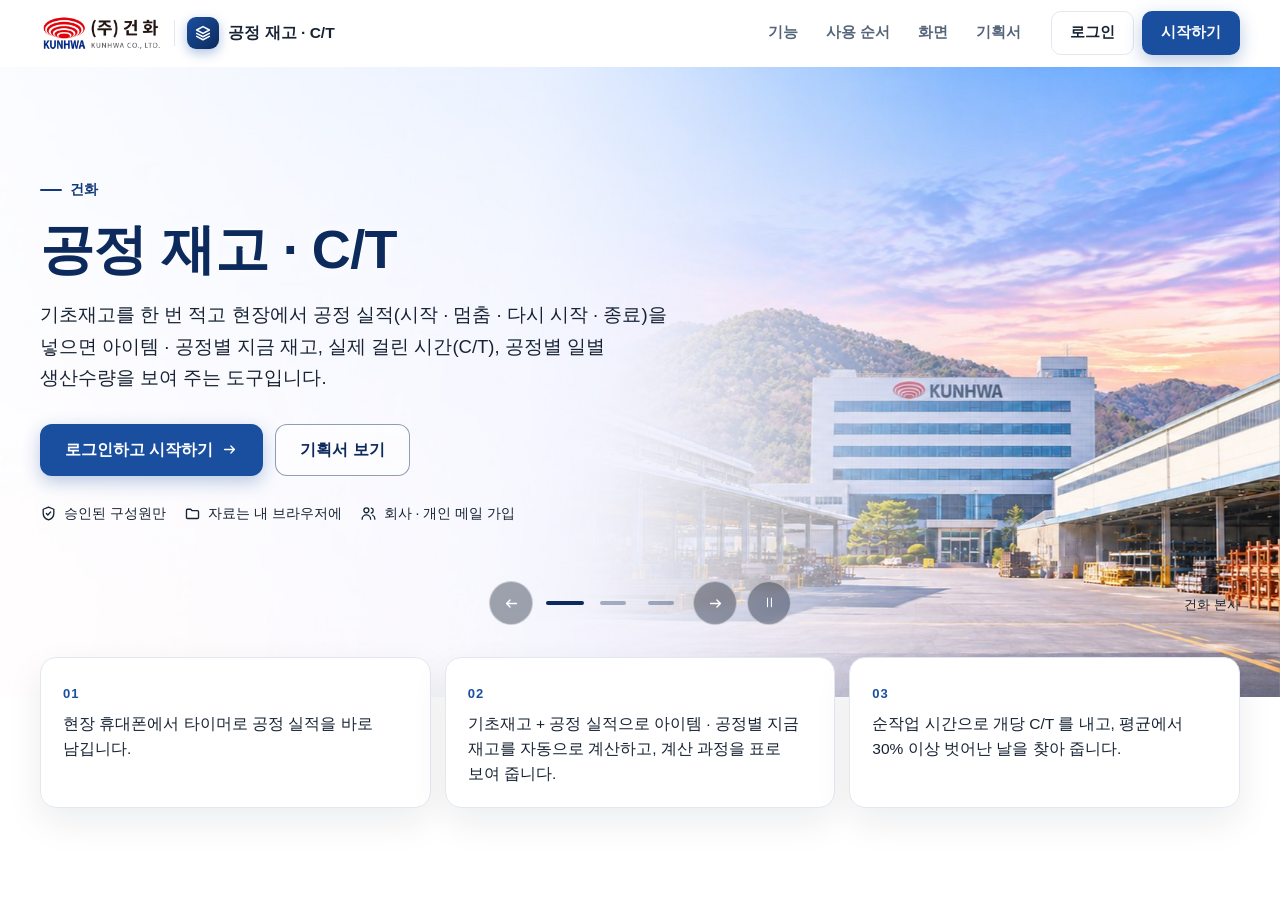
<file: index.html>
<!doctype html>
<html lang="ko">
<head>
  <meta charset="utf-8">
  <meta name="viewport" content="width=device-width, initial-scale=1">
  <title>공정 재고·C/T — v2.0</title>
  <!-- seo-kit: 공유 미리보기 · 아이콘(주소를 옮기면 아래 주소 3곳을 내 주소로) -->
  <link rel="canonical" href="https://data10-05.jobability.co.kr/">
  <meta property="og:type" content="website">
  <meta property="og:site_name" content="건화">
  <meta property="og:title" content="건화 · 공정 재고 · C/T">
  <meta property="og:description" content="기초재고를 한 번 적고 현장에서 공정 실적(시작 · 멈춤 · 다시 시작 · 종료)을 넣으면 아이템 · 공정별 지금 재고, 실제 걸린 시간(C/T), 공정별 일별 생산수량을 보여 주는 도구입니다.">
  <meta property="og:url" content="https://data10-05.jobability.co.kr/">
  <meta property="og:image" content="https://data10-05.jobability.co.kr/og-image.png">
  <meta property="og:image:secure_url" content="https://data10-05.jobability.co.kr/og-image.png">
  <meta property="og:image:type" content="image/png">
  <meta property="og:image:width" content="1200">
  <meta property="og:image:height" content="630">
  <meta property="og:image:alt" content="건화 · 공정 재고 · C/T">
  <meta property="og:locale" content="ko_KR">
  <meta name="twitter:card" content="summary_large_image">
  <meta name="twitter:title" content="건화 · 공정 재고 · C/T">
  <meta name="twitter:description" content="기초재고를 한 번 적고 현장에서 공정 실적(시작 · 멈춤 · 다시 시작 · 종료)을 넣으면 아이템 · 공정별 지금 재고, 실제 걸린 시간(C/T), 공정별 일별 생산수량을 보여 주는 도구입니다.">
  <meta name="twitter:image" content="https://data10-05.jobability.co.kr/og-image.png">
  <link rel="icon" href="favicon.svg" type="image/svg+xml">
  <!-- /seo-kit -->
  <meta name="description" content="기초재고와 공정 실적(시작·멈춤·종료 단추)으로 아이템·공정별 현재 재고와 실제 걸린 시간(C/T), 공정별 일별 생산수량을 보여 주는 브라우저 도구">
  <meta name="robots" content="noindex">
  <!-- fresh-guard v3 (2026-10-21) — 배포 직후에도 강력 새로고침 없이 새 화면을 보이게 한다.
       GitHub Pages 는 HTML 을 max-age=600 으로 준다. 브라우저도, GitHub 앞단 캐시(Fastly)도 그동안 옛 HTML 을 줄 수 있다
       (Cloudflare 는 HTML 을 캐시하지 않는다 — cf-cache-status: DYNAMIC 실측).
       여기서 하는 일: 지금 화면의 Last-Modified(document.lastModified)와 서버의 최신 값(HEAD)을 비교해,
       서버 쪽이 새로우면 「?_fg=<판>」을 붙인 주소로 한 번 옮겨 간다. 질의가 붙은 주소는 브라우저 캐시에도 Fastly 캐시에도
       없어 반드시 새 판이 온다(실측 x-cache: MISS). 붙은 _fg 는 새 화면이 뜨자마자 주소창에서 지운다. 같은 판으로 두 번 돌지 않는다.
       v2: 열 때만이 아니라 앱 안 메뉴 이동(pushState·hashchange·popstate) 때도 15초에 한 번까지 다시 잰다(열어 둔 탭).
       v3: location.reload() 대신 질의 붙은 주소로 — reload 가 Fastly 에 남은 옛 판을 다시 받아 멈추던 것(10-21 build-data 강의안).
       탭 전환·포커스로는 옮기지 않는다(입력 유실). ETag 는 Cloudflare 가 지워서 쓸 수 없다. 원본: dreamit-1000/scripts/fresh-guard/guard.html -->
  <script>(function(){try{var L=location,P='_fg',h=window.history,q=L.search;if(L.protocol==='file:')return;if(/[?&]_fg=/.test(q)&&h&&h.replaceState){q=q.replace(/([?&])_fg=[^&]*&?/,'$1').replace(/[?&]$/,'');h.replaceState(h.state,'',L.pathname+q+L.hash);}var d=Date.parse(document.lastModified),u=L.pathname+L.search,k='__fresh_guard',t=0;if(!d||!window.fetch||!window.sessionStorage)return;var g=function(s,v){return s+(s.indexOf('?')<0?'?':'&')+P+'='+v;};var c=function(){var n=Date.now();if(n-t<15000)return;t=n;fetch(g(u,n),{method:'HEAD',cache:'no-store'}).then(function(r){var lm=r.headers.get('last-modified'),f=lm&&Date.parse(lm);if(!f||f<=d+1000)return;if(sessionStorage.getItem(k)===lm)return;sessionStorage.setItem(k,lm);L.replace(g(L.pathname+L.search,f)+L.hash);})['catch'](function(){});};c();var p=h&&h.pushState;if(p)h.pushState=function(){var x=p.apply(this,arguments);c();return x;};addEventListener('hashchange',c);addEventListener('popstate',c);}catch(e){}})();</script>
  <link rel="stylesheet" href="css/style.css?v=2026-11-11.8">
  <!-- auth-kit: 로그인 전에는 도구 화면을 감춘다(js/auth.js 가 판정 뒤 푼다) -->
  <script>document.documentElement.classList.add('auth-lock')</script>
  <link rel="stylesheet" href="css/auth.css?v=2026-11-11.8">
  <link rel="stylesheet" href="css/board.css?v=2026-11-11.8">
  <!-- /auth-kit -->
</head>
<body>
  <a class="skip" href="#main">본문으로 건너뛰기</a>
  <div class="shell">
    <aside class="side" aria-label="주 메뉴">
      <a class="brand" href="#/dash">
        <span class="brand-mark" aria-hidden="true">재고</span>
        <span class="brand-text">
          <span class="brand-name">공정 재고 · C/T</span>
          <span class="brand-sub">data10-05 · v2.0</span>
        </span>
      </a>
      <nav class="nav" id="nav"></nav>
    </aside>

    <div class="body">
      <header class="topbar">
        <a class="scope-chip" id="dataChip" href="#/import"></a>
        <span class="topbar-note" id="storeNote"></span>
      </header>
      <div id="sampleBanner" class="sample-banner" hidden></div>
      <main id="main" class="main" tabindex="-1"></main>
      <footer class="site-footer">
        v2.0 · 파일과 데이터는 이 브라우저 안에서만 읽고 저장합니다(서버로 보내지 않음) · AI 자동 보내기는 설정한 경우에만
      </footer>
    </div>
  </div>

  <div id="toast" class="toast" role="status" aria-live="polite" hidden></div>

  <!-- 로컬 파일(file://)로 열어도 돌도록 module 이 아닌 일반 스크립트로 불러옵니다 -->
  <script src="vendor/xlsx.full.min.js?v=2026-11-11.8"></script>
  <script src="js/logic.js?v=2026-11-11.8"></script>
  <script src="js/sample-data.js?v=2026-11-11.8"></script>
  <script src="js/store.js?v=2026-11-11.8"></script>
  <script src="js/charts.js?v=2026-11-11.8"></script>
  <script src="js/ai-endpoint.js?v=2026-11-11.8"></script>
  <script src="js/ai-panel.js?v=2026-11-11.8"></script>
  <script src="js/app.js?v=2026-11-11.8"></script>
  <!-- auth-kit: 로그인 · 사용 신청 · 승인(정본 data10-00/kit/auth) -->
  <script src="vendor/supabase.js?v=2026-11-11.8"></script>
  <script src="js/auth-config.js?v=2026-11-11.8"></script>
  <script src="js/board.js?v=2026-11-11.8"></script>
  <script src="js/auth.js?v=2026-11-11.8"></script>
  <!-- /auth-kit -->
</body>
</html>
</file>
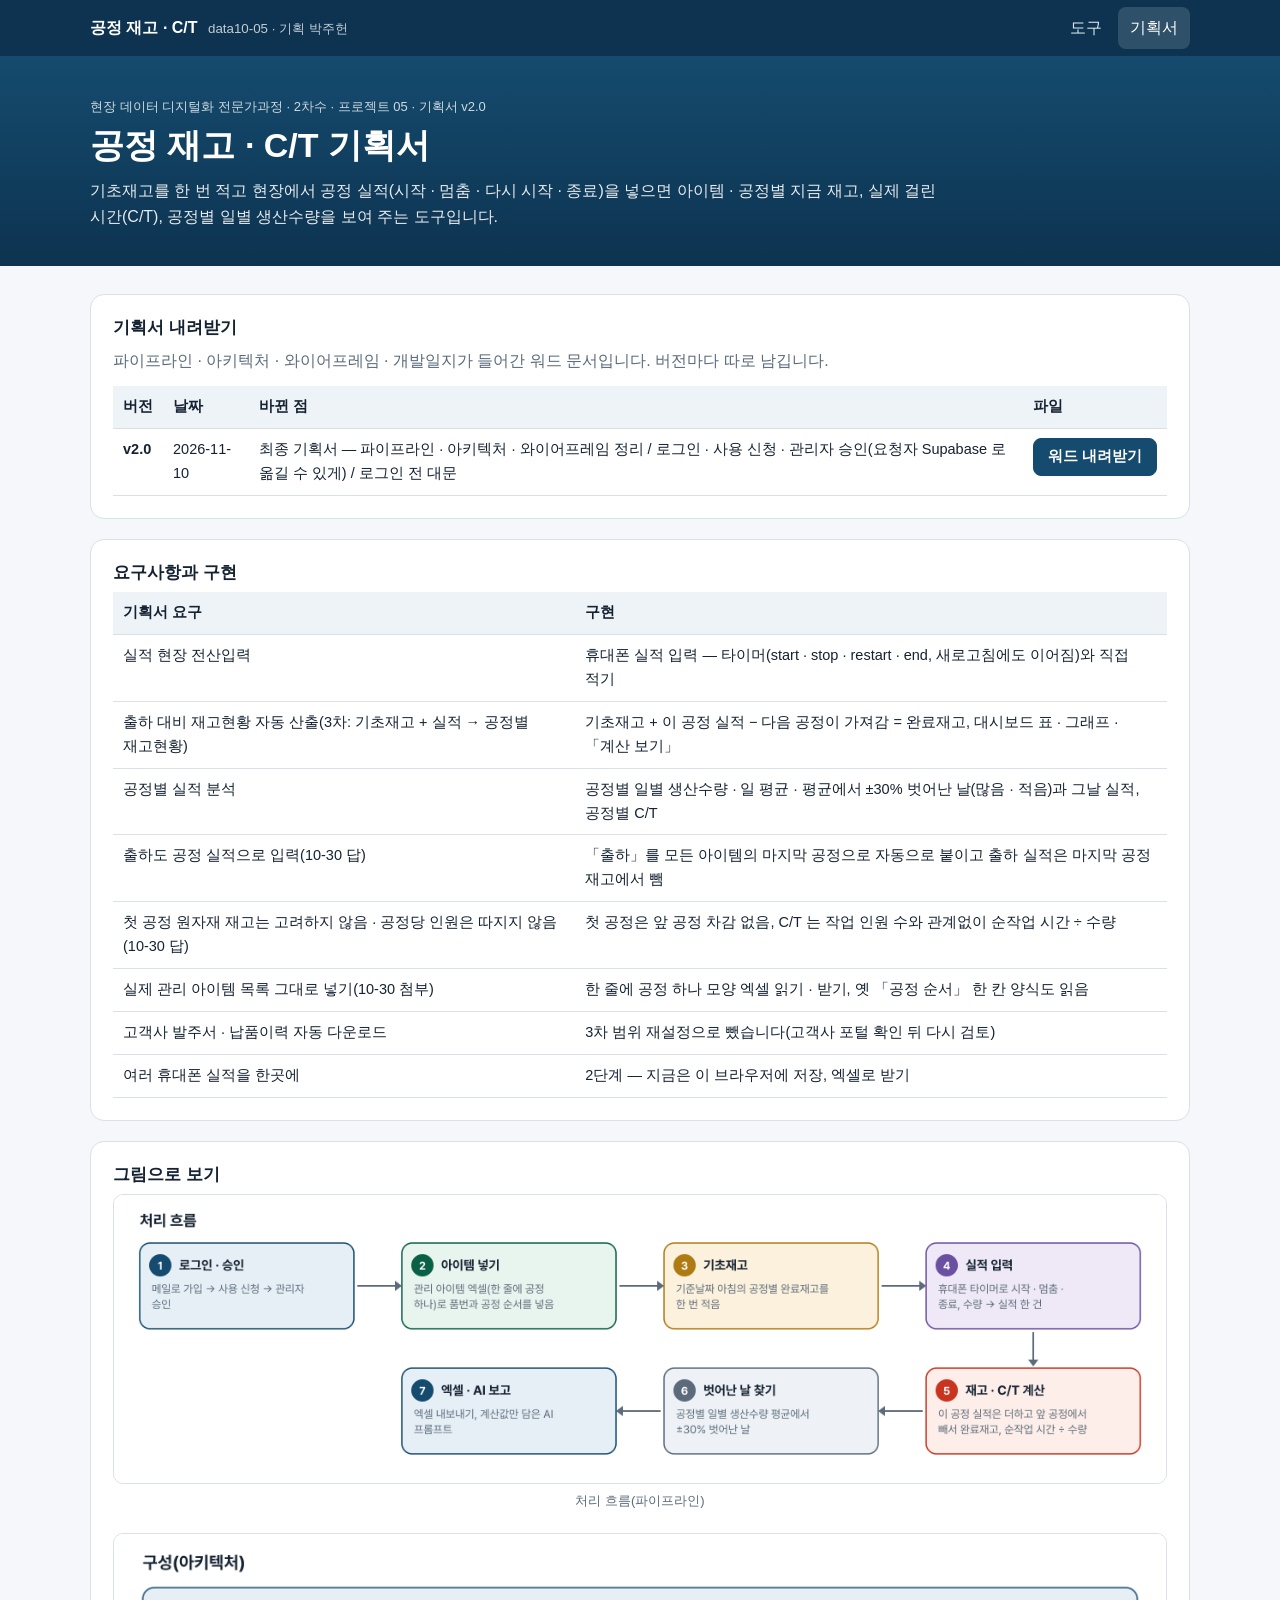
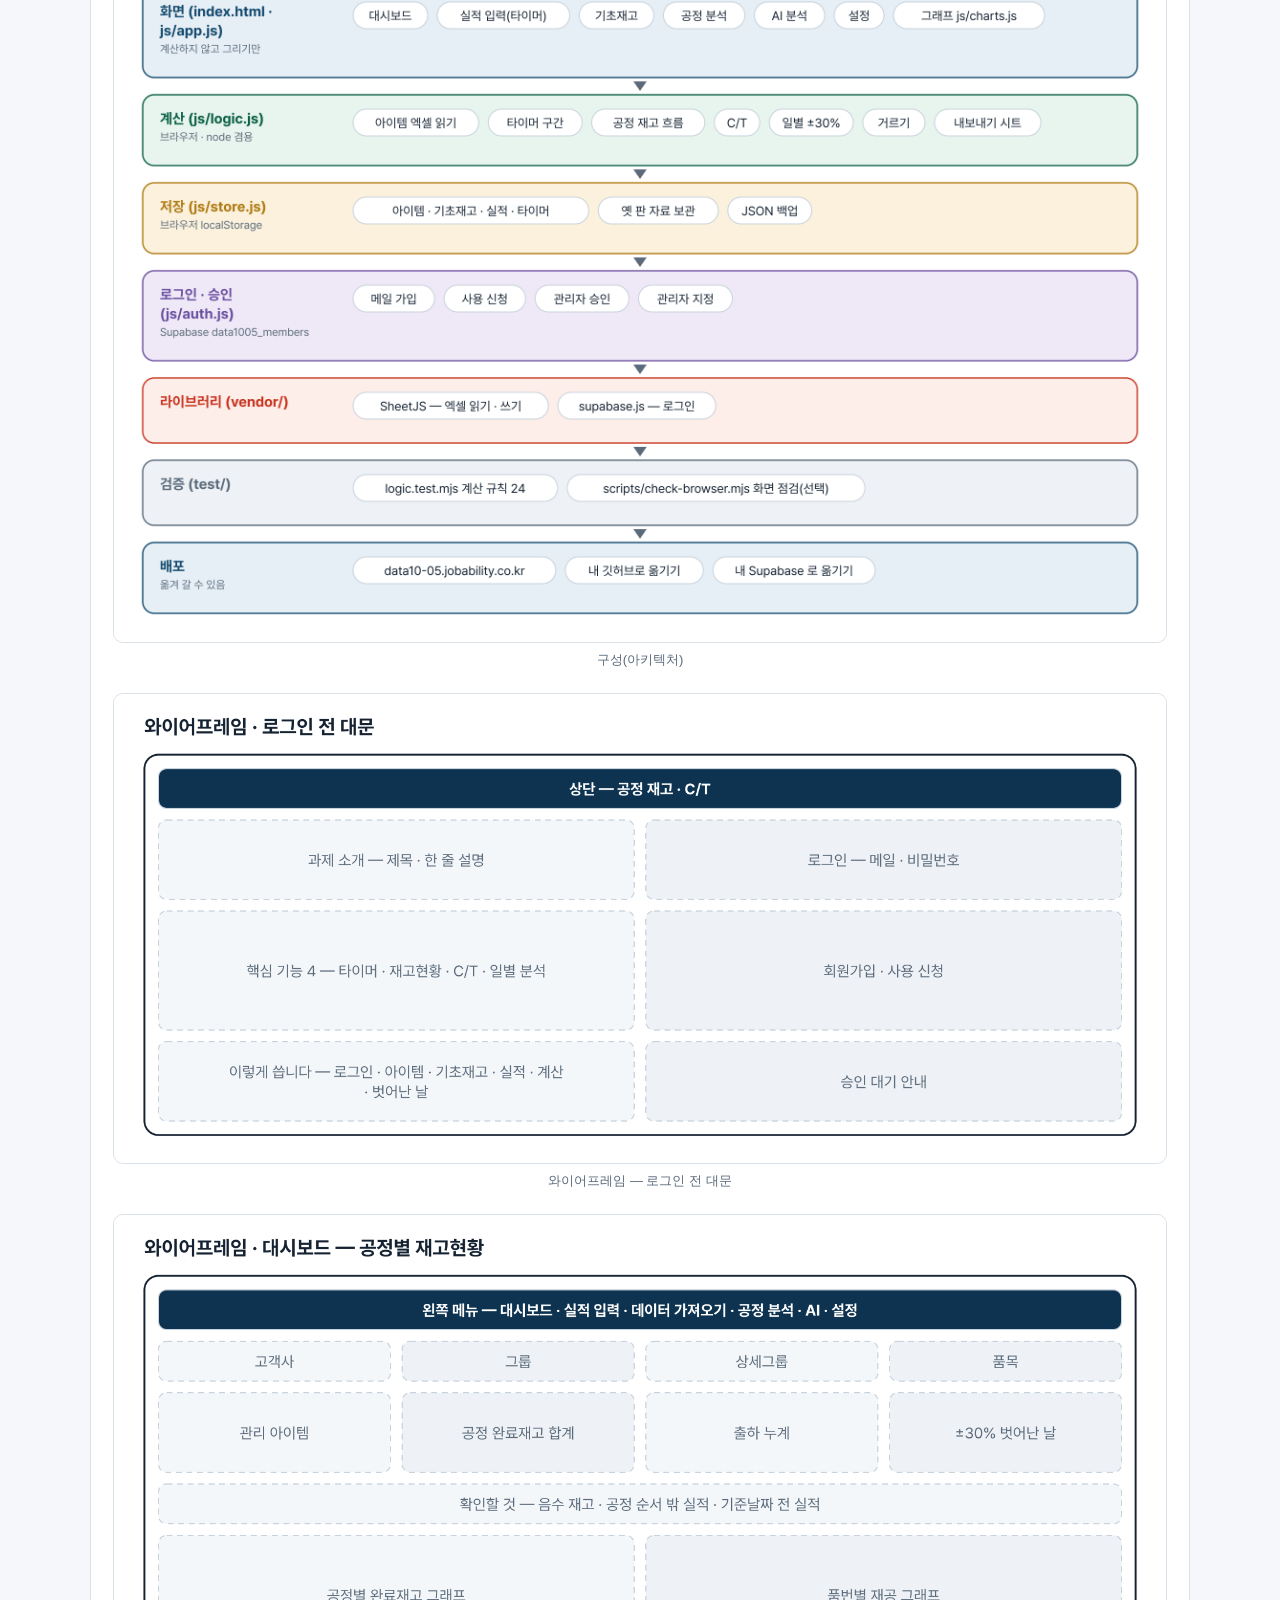
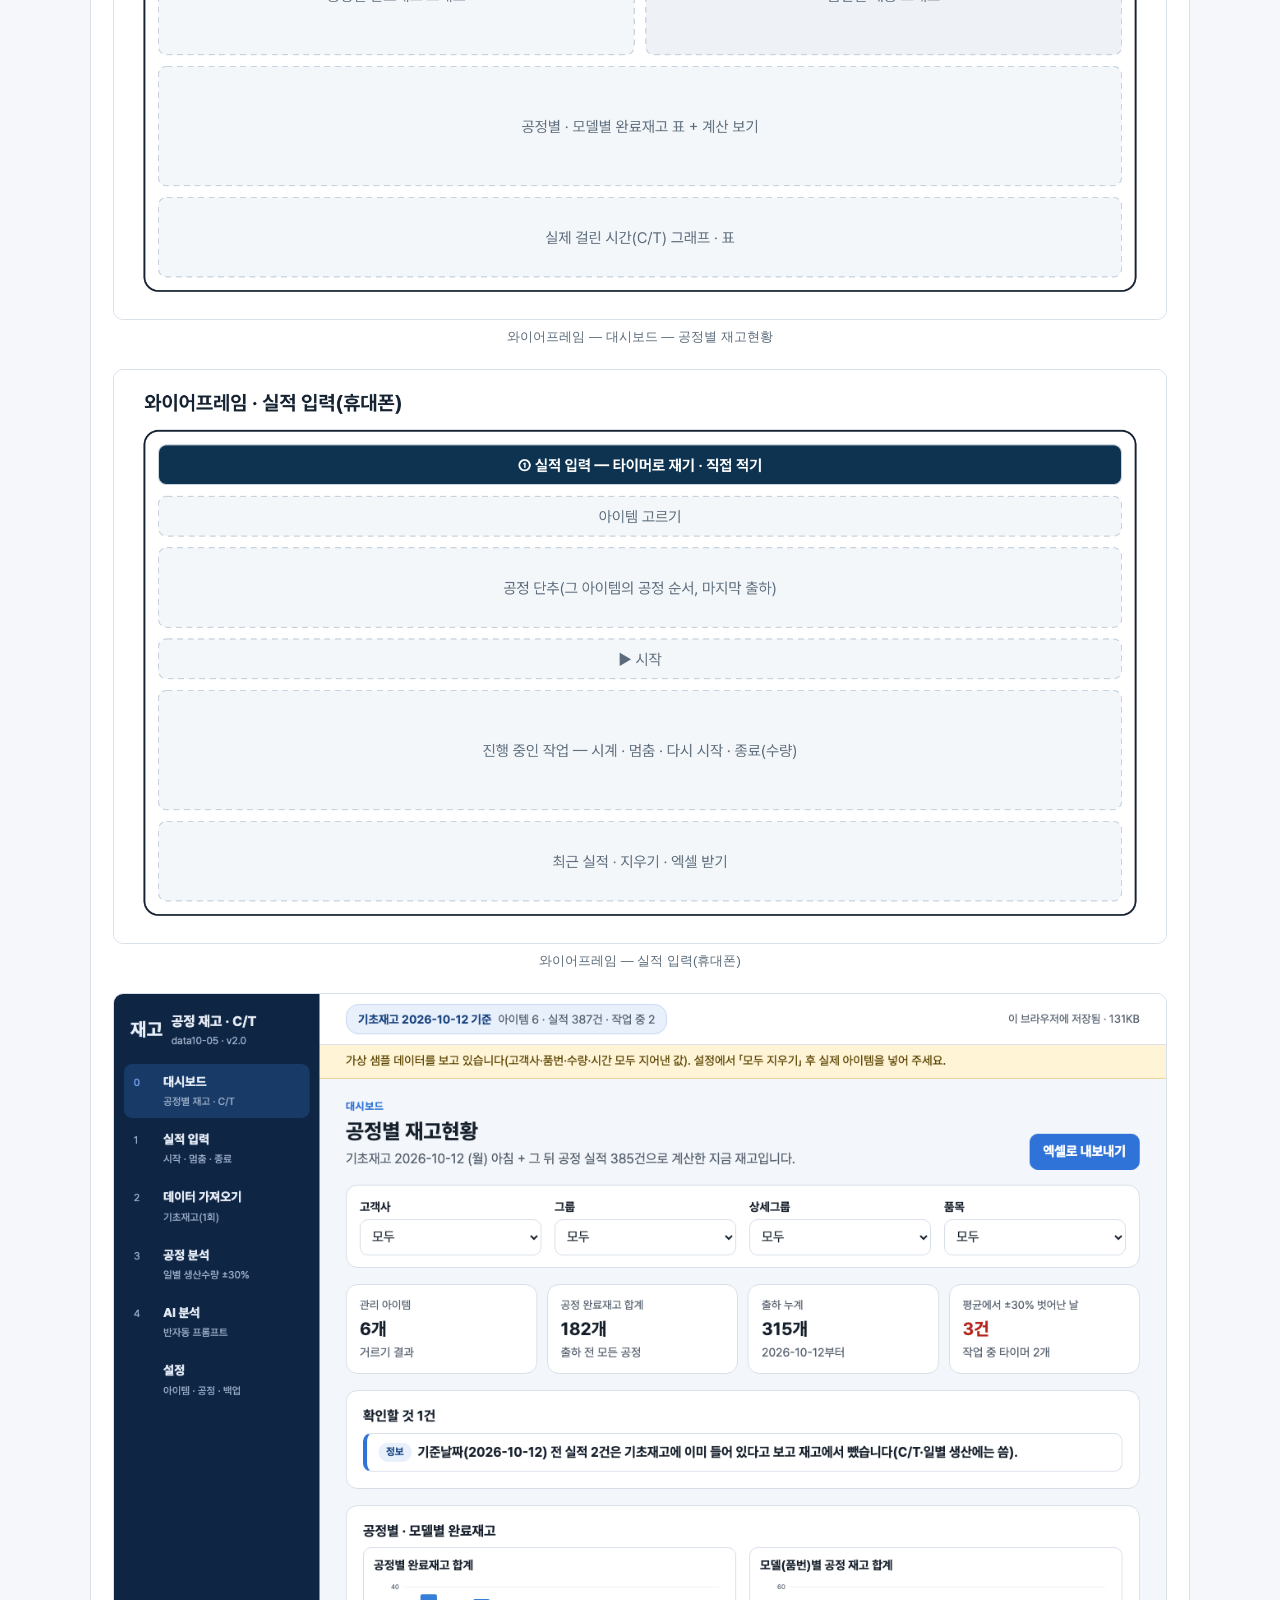
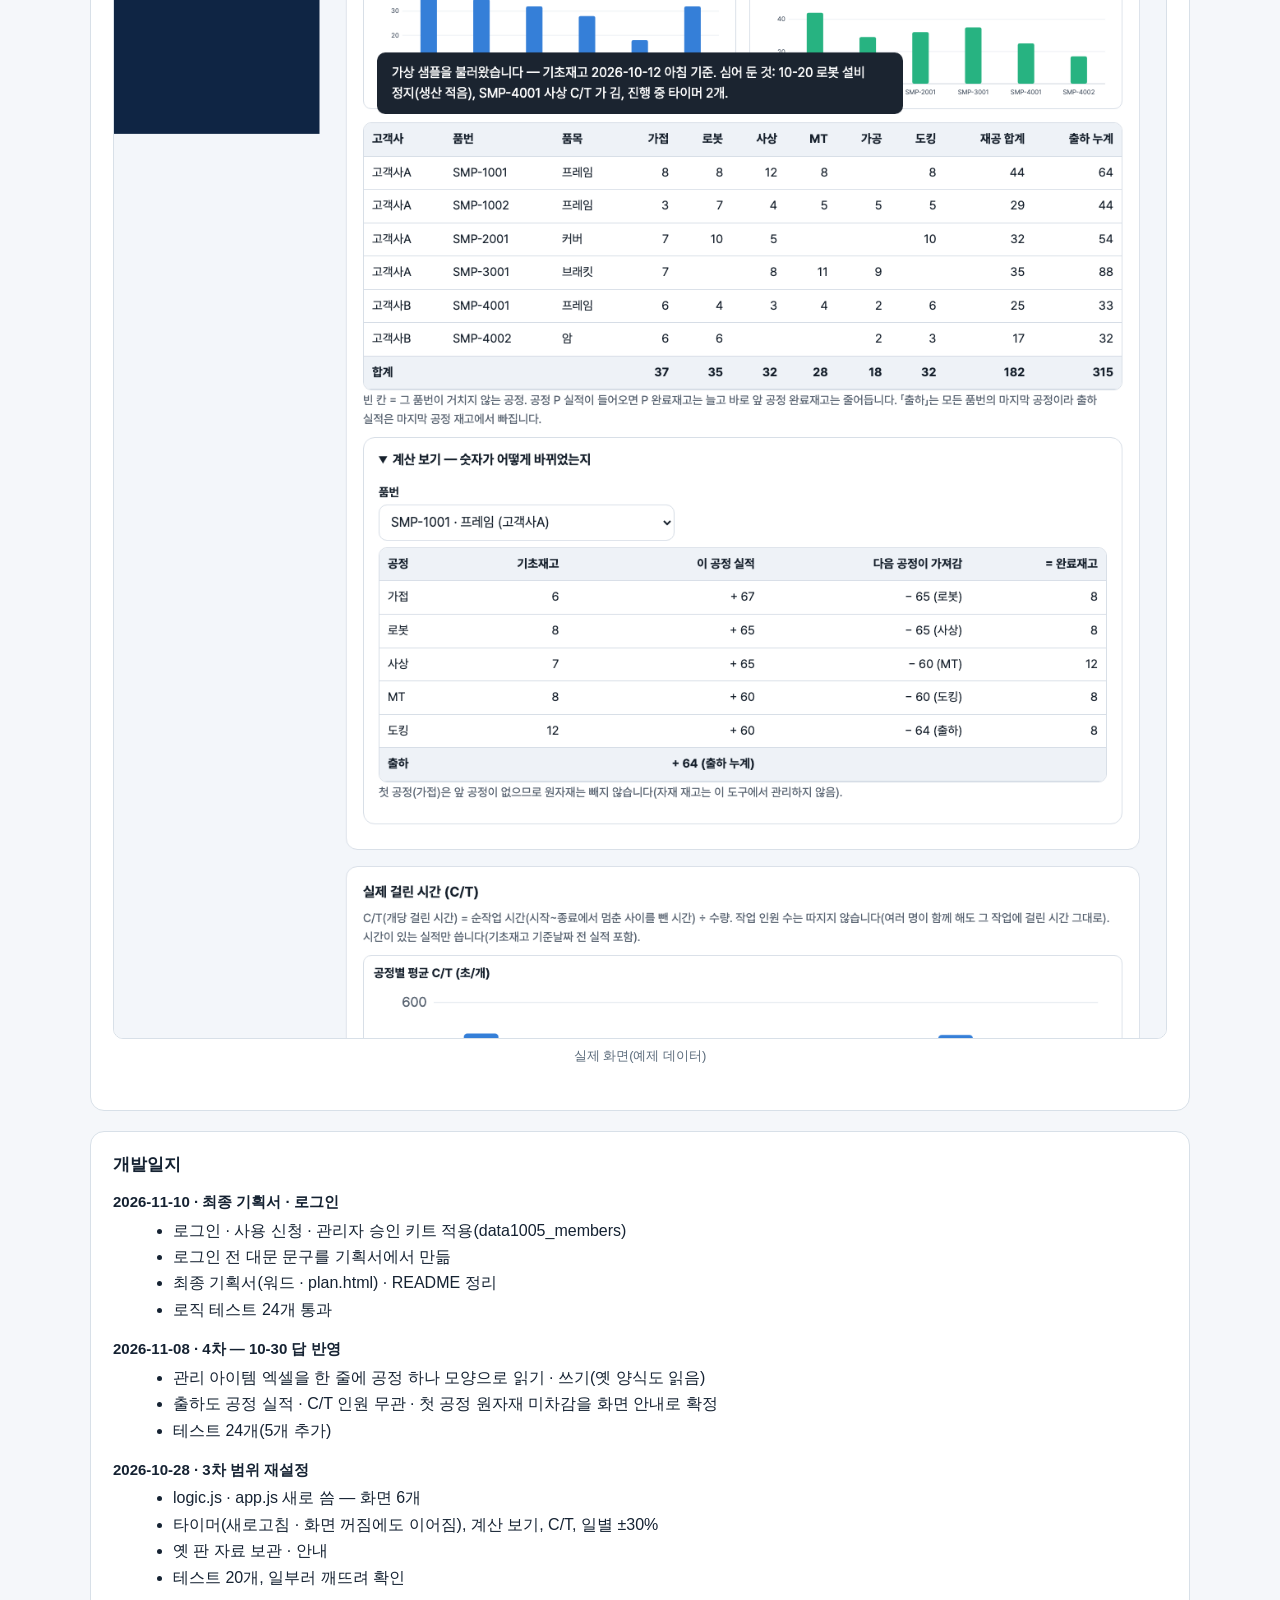
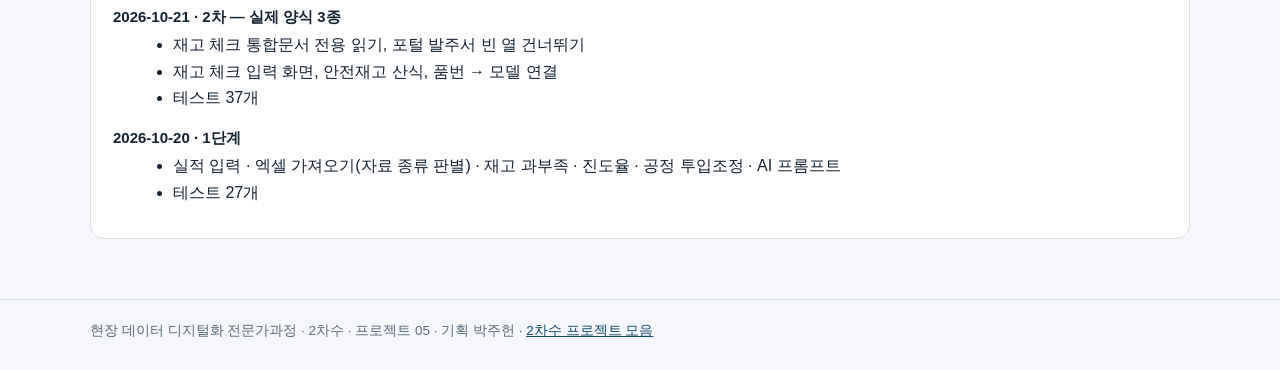
<file: plan.html>
<!DOCTYPE html>
<html lang="ko">
<head>
<meta charset="UTF-8">
<meta name="viewport" content="width=device-width, initial-scale=1.0">
<title>기획서 — 공정 재고 · C/T</title>
<meta name="robots" content="index,follow">
<link rel="icon" href="favicon.svg" type="image/svg+xml">
<link rel="stylesheet" href="css/style.css">
<style>
.plan-figs figure{margin:0 0 22px;} .plan-figs img{width:100%;height:auto;border:1px solid var(--line);border-radius:10px;background:#fff;}
.plan-figs figcaption{font-size:13px;color:var(--sub);text-align:center;margin-top:6px;}
.plan td{white-space:normal;} .plan td .btn{min-height:36px;white-space:nowrap;}
h3{font-size:15px;margin:16px 0 6px;} main ul{margin:0 0 10px 20px;}
:root{--ink:#152232;--sub:#5b6b7b;--line:#d8e0e8;--brand:#154b6e;--bg:#f5f7fa;--container-pad:20px}
@media (min-width:640px){:root{--container-pad:28px}} @media (min-width:1024px){:root{--container-pad:40px}}
*{box-sizing:border-box} body{margin:0;background:var(--bg);color:var(--ink);font:16px/1.65 Pretendard,'Apple SD Gothic Neo','Malgun Gothic',sans-serif;word-break:keep-all;overflow-wrap:break-word}
a{color:var(--brand)} .wrap,.topnav-inner{max-width:calc(1100px + 2*var(--container-pad));margin:0 auto;padding:0 var(--container-pad)}
.topnav{background:#0d3350;color:#fff;position:sticky;top:0;z-index:5} .topnav-inner{display:flex;flex-wrap:wrap;align-items:center;justify-content:space-between;gap:8px;min-height:56px}
.topnav-brand{color:#fff;text-decoration:none;font-weight:700} .topnav-brand small{font-weight:400;opacity:.75;margin-left:6px}
.topnav-links{list-style:none;display:flex;gap:4px;margin:0;padding:0} .topnav-links a{color:#dbe7f0;text-decoration:none;padding:8px 12px;border-radius:8px;display:block} .topnav-links a.active,.topnav-links a:hover{background:rgba(255,255,255,.14);color:#fff}
.hero{background:linear-gradient(180deg,#154b6e,#0d3350);color:#fff;padding:40px 0 36px} .hero h1{margin:6px 0 10px;font-size:clamp(24px,3.4vw,34px);color:#fff} .hero p{margin:0;opacity:.9;max-width:860px} .eyebrow{font-size:13px;opacity:.8}
main{padding:28px 0 40px} .card{background:#fff;border:1px solid var(--line);border-radius:14px;padding:22px;margin:0 0 20px} .sub{color:var(--sub)}
.tablewrap{overflow-x:auto} table{border-collapse:collapse;width:100%;font-size:14.5px} th,td{border-bottom:1px solid var(--line);padding:9px 10px;text-align:left;vertical-align:top} th{background:#eef3f7;white-space:nowrap}
.btn{display:inline-flex;align-items:center;justify-content:center;padding:6px 14px;border-radius:8px;border:1px solid var(--brand);text-decoration:none;font-weight:600} .btn.primary{background:var(--brand);color:#fff}
footer{border-top:1px solid var(--line);padding:20px 0 28px;color:var(--sub);font-size:13.5px}
</style>
</head>
<body>
<nav class="topnav" aria-label="주요 메뉴">
  <div class="topnav-inner">
    <a class="topnav-brand" href="index.html">공정 재고 · C/T <small>data10-05 · 기획 박주헌</small></a>
    <ul class="topnav-links">
      <li><a href="index.html">도구</a></li>
      <li><a href="plan.html" class="active" aria-current="page">기획서</a></li>
    </ul>
  </div>
</nav>
<header class="hero"><div class="wrap">
  <div class="eyebrow">현장 데이터 디지털화 전문가과정 · 2차수 · 프로젝트 05 · 기획서 v2.0</div>
  <h1>공정 재고 · C/T 기획서</h1>
  <p>기초재고를 한 번 적고 현장에서 공정 실적(시작 · 멈춤 · 다시 시작 · 종료)을 넣으면 아이템 · 공정별 지금 재고, 실제 걸린 시간(C/T), 공정별 일별 생산수량을 보여 주는 도구입니다.</p>
</div></header>
<main><div class="wrap">
<div class="card">
  <h2 style="margin-top:0">기획서 내려받기</h2>
  <p class="sub">파이프라인 · 아키텍처 · 와이어프레임 · 개발일지가 들어간 워드 문서입니다. 버전마다 따로 남깁니다.</p>
  <div class="tablewrap plan"><table><thead><tr><th>버전</th><th>날짜</th><th>바뀐 점</th><th>파일</th></tr></thead><tbody><tr><td><b>v2.0</b></td><td>2026-11-10</td><td>최종 기획서 — 파이프라인 · 아키텍처 · 와이어프레임 정리 / 로그인 · 사용 신청 · 관리자 승인(요청자 Supabase 로 옮길 수 있게) / 로그인 전 대문</td><td><a class="btn primary" href="docs/기획서/data10-05_박주헌_공정재고CT_기획서_v2.0.docx" download>워드 내려받기</a></td></tr></tbody></table></div>
</div>
<div class="card plan">
  <h2 style="margin-top:0">요구사항과 구현</h2>
  <div class="tablewrap"><table><thead><tr><th>기획서 요구</th><th>구현</th></tr></thead><tbody><tr><td>실적 현장 전산입력</td><td>휴대폰 실적 입력 — 타이머(start · stop · restart · end, 새로고침에도 이어짐)와 직접 적기</td></tr><tr><td>출하 대비 재고현황 자동 산출(3차: 기초재고 + 실적 → 공정별 재고현황)</td><td>기초재고 + 이 공정 실적 − 다음 공정이 가져감 = 완료재고, 대시보드 표 · 그래프 · 「계산 보기」</td></tr><tr><td>공정별 실적 분석</td><td>공정별 일별 생산수량 · 일 평균 · 평균에서 ±30% 벗어난 날(많음 · 적음)과 그날 실적, 공정별 C/T</td></tr><tr><td>출하도 공정 실적으로 입력(10-30 답)</td><td>「출하」를 모든 아이템의 마지막 공정으로 자동으로 붙이고 출하 실적은 마지막 공정 재고에서 뺌</td></tr><tr><td>첫 공정 원자재 재고는 고려하지 않음 · 공정당 인원은 따지지 않음(10-30 답)</td><td>첫 공정은 앞 공정 차감 없음, C/T 는 작업 인원 수와 관계없이 순작업 시간 ÷ 수량</td></tr><tr><td>실제 관리 아이템 목록 그대로 넣기(10-30 첨부)</td><td>한 줄에 공정 하나 모양 엑셀 읽기 · 받기, 옛 「공정 순서」 한 칸 양식도 읽음</td></tr><tr><td>고객사 발주서 · 납품이력 자동 다운로드</td><td>3차 범위 재설정으로 뺐습니다(고객사 포털 확인 뒤 다시 검토)</td></tr><tr><td>여러 휴대폰 실적을 한곳에</td><td>2단계 — 지금은 이 브라우저에 저장, 엑셀로 받기</td></tr></tbody></table></div>
</div>
<div class="card plan-figs"><h2 style="margin-top:0">그림으로 보기</h2><figure><img src="docs/img/pipeline.png" alt="처리 흐름(파이프라인)" loading="lazy"><figcaption>처리 흐름(파이프라인)</figcaption></figure><figure><img src="docs/img/architecture.png" alt="구성(아키텍처)" loading="lazy"><figcaption>구성(아키텍처)</figcaption></figure><figure><img src="docs/img/wireframe-1.png" alt="와이어프레임 — 로그인 전 대문" loading="lazy"><figcaption>와이어프레임 — 로그인 전 대문</figcaption></figure><figure><img src="docs/img/wireframe-2.png" alt="와이어프레임 — 대시보드 — 공정별 재고현황" loading="lazy"><figcaption>와이어프레임 — 대시보드 — 공정별 재고현황</figcaption></figure><figure><img src="docs/img/wireframe-3.png" alt="와이어프레임 — 실적 입력(휴대폰)" loading="lazy"><figcaption>와이어프레임 — 실적 입력(휴대폰)</figcaption></figure><figure><img src="docs/img/screen.png" alt="실제 화면(예제 데이터)" loading="lazy"><figcaption>실제 화면(예제 데이터)</figcaption></figure></div>
<div class="card"><h2 style="margin-top:0">개발일지</h2><h3>2026-11-10 · 최종 기획서 · 로그인</h3><ul><li>로그인 · 사용 신청 · 관리자 승인 키트 적용(data1005_members)</li><li>로그인 전 대문 문구를 기획서에서 만듦</li><li>최종 기획서(워드 · plan.html) · README 정리</li><li>로직 테스트 24개 통과</li></ul><h3>2026-11-08 · 4차 — 10-30 답 반영</h3><ul><li>관리 아이템 엑셀을 한 줄에 공정 하나 모양으로 읽기 · 쓰기(옛 양식도 읽음)</li><li>출하도 공정 실적 · C/T 인원 무관 · 첫 공정 원자재 미차감을 화면 안내로 확정</li><li>테스트 24개(5개 추가)</li></ul><h3>2026-10-28 · 3차 범위 재설정</h3><ul><li>logic.js · app.js 새로 씀 — 화면 6개</li><li>타이머(새로고침 · 화면 꺼짐에도 이어짐), 계산 보기, C/T, 일별 ±30%</li><li>옛 판 자료 보관 · 안내</li><li>테스트 20개, 일부러 깨뜨려 확인</li></ul><h3>2026-10-21 · 2차 — 실제 양식 3종</h3><ul><li>재고 체크 통합문서 전용 읽기, 포털 발주서 빈 열 건너뛰기</li><li>재고 체크 입력 화면, 안전재고 산식, 품번 → 모델 연결</li><li>테스트 37개</li></ul><h3>2026-10-20 · 1단계</h3><ul><li>실적 입력 · 엑셀 가져오기(자료 종류 판별) · 재고 과부족 · 진도율 · 공정 투입조정 · AI 프롬프트</li><li>테스트 27개</li></ul></div>
</div></main>
<footer><div class="wrap">현장 데이터 디지털화 전문가과정 · 2차수 · 프로젝트 05 · 기획 박주헌 · <a href="https://data10-00.jobability.co.kr/">2차수 프로젝트 모음</a></div></footer>
</body>
</html>
</file>
<file: css/style.css>
/* 생산진도율 자동화 — 1단계 화면 스타일
   뼈대(짙은 남색 사이드바 + 밝은 본문)와 공통 부품은 data09-25 에서 가져왔습니다.
   360px 까지 반응형, 좁은 화면에서는 사이드바가 위쪽 메뉴로 바뀝니다. 그래프 색은 --series-* 변수. */
:root {
  --container-pad: 16px;
  --bg: #f3f6fa;
  --surface: #ffffff;
  --text: #16202c;
  --muted: #56616f;
  --line: #d6dde6;
  --primary: #2f73d9;
  --primary-dark: #215cb4;
  --primary-soft: #e8f0fc;
  --on-primary: #ffffff;
  --side: #0f2544;
  --side-2: #183a66;
  --on-side: #e7eef8;
  --on-side-muted: #9fb2cc;
  --danger: #b3261e;
  --warn-bg: #fff4d6;
  --ok: #1b6e3a;
  --fact: #1b6e3a;
  --obs: #8a4b00;
  --radius: 10px;
  --series-1: #2a78d6;    /* 예상재고·필요 인시·개/인시 */
  --series-2: #eb6834;    /* 기준선(안전재고·기준·일 목표) */
  --series-3: #1baf7a;    /* 수량 */
  --series-plan: #9aa7b8; /* 가용 인시(중립 회색) */
  --caution-bg: #fff4d6;
  --caution: #6b4d00;
}
@media (min-width: 640px) { :root { --container-pad: 24px; } }
@media (min-width: 1024px) { :root { --container-pad: 32px; } }

*, *::before, *::after { box-sizing: border-box; }
html { -webkit-text-size-adjust: 100%; }
body {
  margin: 0;
  background: var(--bg);
  color: var(--text);
  font-family: "Pretendard", "Apple SD Gothic Neo", "Malgun Gothic", "Noto Sans KR", system-ui, sans-serif;
  font-size: 16px;
  line-height: 1.6;
  word-break: keep-all;
  overflow-wrap: break-word;
}
button, input, select, textarea { font: inherit; color: inherit; }
input[type="file"] { max-width: 100%; }
img { max-width: 100%; display: block; }
h1, h2, h3 { line-height: 1.3; margin: 0 0 .5em; }
h1 { font-size: 1.6rem; }
h2 { font-size: 1.2rem; }
h3 { font-size: 1.05rem; }
p { margin: 0 0 .75em; }
a { color: var(--primary); }
.sr { position: absolute; width: 1px; height: 1px; overflow: hidden; clip: rect(0 0 0 0); white-space: nowrap; }
.skip { position: absolute; left: -999px; }
.skip:focus { left: 8px; top: 8px; background: #fff; padding: 8px; z-index: 50; }
[hidden] { display: none !important; }

/* ── 뼈대: 사이드바 + 본문 ─────────────────── */
.shell { display: grid; grid-template-columns: 250px minmax(0, 1fr); min-height: 100vh; }
.side { background: var(--side); color: var(--on-side); padding: 20px 12px; position: sticky; top: 0; height: 100vh; overflow-y: auto; }
.brand { display: flex; align-items: center; gap: 10px; text-decoration: none; color: var(--on-side); padding: 0 8px 18px; }
.brand-mark { font-weight: 800; font-size: 1.4rem; letter-spacing: .02em; }
.brand-text { display: flex; flex-direction: column; min-width: 0; }
.brand-name { font-weight: 800; font-size: 1.05rem; }
.brand-sub { font-size: .78rem; color: var(--on-side-muted); }
.nav { display: flex; flex-direction: column; gap: 4px; }
.nav a {
  display: grid; grid-template-columns: 28px minmax(0, 1fr); gap: 2px 8px; align-items: baseline;
  padding: 10px 12px; border-radius: var(--radius); color: var(--on-side); text-decoration: none;
}
.nav a .no { font-size: .78rem; color: var(--on-side-muted); }
.nav a .t { font-weight: 700; font-size: .95rem; }
.nav a .s { grid-column: 2; font-size: .78rem; color: var(--on-side-muted); }
.nav a:hover { background: rgba(255, 255, 255, .06); }
.nav a[aria-current="page"] { background: var(--side-2); }
.nav a[aria-current="page"] .no { color: #7fb0ff; }

.body { min-width: 0; display: flex; flex-direction: column; }
.topbar {
  display: flex; flex-wrap: wrap; align-items: center; gap: 8px 16px;
  padding: 12px var(--container-pad); background: var(--surface); border-bottom: 1px solid var(--line);
  position: sticky; top: 0; z-index: 10;
}
.scope-chip {
  display: inline-flex; flex-wrap: wrap; gap: 2px 8px; align-items: center; min-width: 0; max-width: 100%;
  padding: 6px 14px; border-radius: 16px; background: var(--primary-soft); border: 1px solid #c3d6f3;
  color: #17427e; font-weight: 700; font-size: .9rem; text-decoration: none;
}
.scope-chip .dim { font-weight: 500; color: var(--muted); }
.topbar-note { margin-left: auto; font-size: .85rem; color: var(--muted); }
.sample-banner { background: var(--warn-bg); border-bottom: 1px solid #e8cf85; color: #5a4400; font-size: .92rem; padding: 8px var(--container-pad); }
.main { padding: 24px var(--container-pad) 48px; width: 100%; max-width: calc(1280px + 2 * var(--container-pad)); }
.main:focus { outline: none; }
.site-footer { margin-top: auto; border-top: 1px solid var(--line); background: var(--surface); color: var(--muted); font-size: .85rem; padding: 14px var(--container-pad); }

@media (max-width: 1023px) {
  .shell { grid-template-columns: minmax(0, 1fr); }
  .side { position: static; height: auto; padding: 12px var(--container-pad); }
  .brand { padding: 0 0 10px; }
  .nav { flex-direction: row; flex-wrap: wrap; gap: 4px; }
  .nav a { display: inline-flex; gap: 6px; padding: 6px 10px; }
  .nav a .s { display: none; }
  .topbar { position: static; }
}

/* ── 공통 부품 ─────────────────────────── */
.stage { font-size: .8rem; font-weight: 800; color: var(--primary); letter-spacing: .04em; margin-bottom: 4px; }
.page-head { display: flex; flex-wrap: wrap; align-items: flex-end; gap: 8px 16px; margin-bottom: 18px; }
.page-head .titles { margin-right: auto; min-width: 0; }
.page-head h1 { margin: 0; }
.page-head .lead { color: var(--muted); margin: 4px 0 0; }
.card { background: var(--surface); border: 1px solid var(--line); border-radius: 14px; padding: 20px; margin-bottom: 20px; min-width: 0; }
.card > h2 { font-size: 1.05rem; }
.note { color: var(--muted); font-size: .9rem; }
.grid-2 { display: grid; grid-template-columns: repeat(2, minmax(0, 1fr)); gap: 20px; }
@media (max-width: 900px) { .grid-2 { grid-template-columns: minmax(0, 1fr); } }

.btn {
  display: inline-flex; align-items: center; justify-content: center; gap: 8px;
  min-height: 44px; padding: 8px 16px; border-radius: var(--radius);
  border: 1px solid var(--line); background: var(--surface); cursor: pointer; font-weight: 700; text-decoration: none; color: var(--text);
}
.btn:hover { border-color: var(--primary); }
.btn:disabled { opacity: .5; cursor: not-allowed; }
.btn-primary { background: var(--primary); color: var(--on-primary); border-color: var(--primary); }
.btn-primary:hover { background: var(--primary-dark); }
.btn-danger { color: var(--danger); border-color: var(--danger); }
.btn-sm { min-height: 36px; padding: 4px 12px; font-size: .9rem; }
.btn-big { min-height: 52px; font-size: 1.05rem; padding: 12px 28px; }
.btn-row { display: flex; flex-wrap: wrap; gap: 8px; }

/* 선택 칸(Scope Setup) */
.seg { display: flex; flex-wrap: wrap; gap: 8px; }
.opt-grid { display: grid; grid-template-columns: repeat(auto-fill, minmax(180px, 1fr)); gap: 10px; }
.opt {
  position: relative; display: flex; gap: 10px; align-items: flex-start; padding: 10px 12px; min-height: 52px;
  border: 1px solid var(--line); border-radius: var(--radius); background: var(--surface); cursor: pointer; min-width: 0;
}
.opt input { margin-top: 4px; flex: none; width: 18px; height: 18px; accent-color: var(--primary); }
.opt .t { font-weight: 700; display: block; }
.opt .s { font-size: .8rem; color: var(--muted); display: block; }
.opt:has(input:checked) { background: var(--primary-soft); border-color: #9dbdf0; }
.opt .avail { font-size: .78rem; color: var(--muted); }
.opt .avail.zero { color: var(--obs); }
.summary { display: grid; grid-template-columns: max-content minmax(0, 1fr); gap: 6px 16px; margin: 0; }
.summary dt { color: var(--muted); font-size: .9rem; }
.summary dd { margin: 0; font-weight: 700; min-width: 0; }
.scope-id { font-family: ui-monospace, Menlo, Consolas, monospace; font-size: 1.15rem; color: #17427e; }

/* 양식 */
.form-grid { display: grid; grid-template-columns: repeat(3, minmax(0, 1fr)); gap: 14px 18px; }
.form-grid .span-all { grid-column: 1 / -1; }
@media (max-width: 1100px) { .form-grid { grid-template-columns: repeat(2, minmax(0, 1fr)); } }
@media (max-width: 560px) { .form-grid { grid-template-columns: minmax(0, 1fr); } }
.field { display: flex; flex-direction: column; gap: 4px; min-width: 0; }
.field > span { font-weight: 700; font-size: .9rem; }
.field > span .req { color: var(--danger); margin-left: 4px; }
.field input, .field select, .field textarea {
  width: 100%; min-height: 44px; padding: 8px 10px; border: 1px solid var(--line); border-radius: var(--radius); background: var(--surface);
}
.field textarea { min-height: 80px; resize: vertical; }
.field .hint { font-size: .82rem; color: var(--muted); }
.field .err { color: var(--danger); font-size: .88rem; }
.field.invalid input, .field.invalid select, .field.invalid textarea { border-color: var(--danger); }
fieldset.block { border: 1px solid var(--line); border-radius: 14px; padding: 16px 18px 18px; margin: 0 0 18px; background: var(--surface); min-width: 0; }
fieldset.block legend { font-weight: 800; padding: 0 6px; }
details.block { border: 1px solid var(--line); border-radius: 14px; padding: 8px 18px; margin: 0 0 10px; background: var(--surface); min-width: 0; }
details.block[open] { padding-bottom: 16px; }
details.block > summary { font-weight: 800; overflow-wrap: anywhere; }
.view-toggle { display: inline-flex; border: 1px solid var(--line); border-radius: 10px; overflow: hidden; }
.view-toggle button { border: 0; background: var(--surface); padding: 6px 14px; font: inherit; cursor: pointer; min-height: 36px; }
.view-toggle button[aria-pressed="true"] { background: var(--primary); color: #fff; font-weight: 700; }
table.list.pivot td.label { white-space: nowrap; }
table.list.alias td:first-child { font-weight: 700; }
.kind { display: inline-block; font-size: .75rem; font-weight: 800; padding: 1px 8px; border-radius: 999px; margin-left: 6px; vertical-align: middle; }
.kind.fact { background: #e3f3e8; color: var(--fact); }
.kind.obs { background: #fdf0dc; color: var(--obs); }
.kind.meta { background: #eef1f5; color: var(--muted); }
.submit-bar { display: flex; justify-content: flex-end; gap: 8px; flex-wrap: wrap; position: sticky; bottom: 0; background: var(--bg); padding: 12px 0; }

/* 이미지 목록(등록 화면) */
.media-list { display: grid; grid-template-columns: repeat(auto-fill, minmax(200px, 1fr)); gap: 12px; margin-top: 12px; }
.media-item { border: 1px solid var(--line); border-radius: var(--radius); padding: 8px; display: flex; flex-direction: column; gap: 6px; min-width: 0; background: #fafbfd; }
.media-item .thumb { aspect-ratio: 4 / 3; background: #e9eef4; border-radius: 6px; display: flex; align-items: center; justify-content: center; overflow: hidden; color: var(--muted); font-size: .85rem; text-align: center; padding: 6px; }
.media-item .thumb img { width: 100%; height: 100%; object-fit: contain; }
.media-item select, .media-item input { width: 100%; min-height: 38px; padding: 4px 8px; border: 1px solid var(--line); border-radius: 8px; background: #fff; }

/* 표 */
.table-wrap { overflow-x: auto; border: 1px solid var(--line); border-radius: var(--radius); background: var(--surface); }
table.list { width: 100%; border-collapse: collapse; font-size: .92rem; }
table.list th, table.list td { padding: 8px 10px; border-bottom: 1px solid var(--line); text-align: left; vertical-align: top; }
table.list th { background: #eef2f7; white-space: nowrap; }
table.list td.num, table.list th.num { text-align: right; white-space: nowrap; }
table.list td.zero { color: #a3adba; }
table.list tr.differs td { background: #fffaf0; }
table.list td.blk { color: var(--muted); font-size: .82rem; white-space: nowrap; }
.heat-1 { background: #eef4fd; } .heat-2 { background: #d9e7fb; } .heat-3 { background: #bcd4f7; }

/* 통계 타일 */
.tiles { display: grid; grid-template-columns: repeat(4, minmax(0, 1fr)); gap: 12px; margin-bottom: 20px; }
@media (max-width: 900px) { .tiles { grid-template-columns: repeat(2, minmax(0, 1fr)); } }
.tile { background: var(--surface); border: 1px solid var(--line); border-radius: 14px; padding: 14px 16px; min-width: 0; }
.tile .k { font-size: .85rem; color: var(--muted); }
.tile .v { font-size: 1.6rem; font-weight: 800; }

/* 가져오기 */
.map-grid { display: grid; grid-template-columns: repeat(auto-fill, minmax(260px, 1fr)); gap: 10px 16px; }
.map-row { display: flex; flex-direction: column; gap: 4px; min-width: 0; border: 1px solid var(--line); border-radius: 10px; padding: 8px 10px; background: #fafbfd; }
.map-row .col { font-weight: 800; }
.map-row .ex { font-size: .8rem; color: var(--muted); overflow: hidden; text-overflow: ellipsis; white-space: nowrap; }
.map-row select { min-height: 38px; border: 1px solid var(--line); border-radius: 8px; padding: 4px 8px; background: #fff; width: 100%; }

.alert { padding: 10px 14px; border-radius: var(--radius); margin: 10px 0; }
.alert.warn { background: #fdecea; color: #7a1c14; }
.alert.info { background: #eaf1fa; color: #123a66; }
.empty { text-align: center; padding: 40px 16px; color: var(--muted); }

/* 대화상자·알림 */
.dialog { border: none; border-radius: 12px; padding: 0; width: min(640px, calc(100vw - 32px)); max-height: calc(100vh - 32px); }
.dialog::backdrop { background: rgba(0, 0, 0, .45); }
.dialog-body { padding: 20px; }
.dialog-actions { display: flex; justify-content: flex-end; gap: 8px; margin-top: 16px; flex-wrap: wrap; }
.toast { position: fixed; left: 50%; bottom: 24px; transform: translateX(-50%); background: #1b2430; color: #fff; padding: 12px 18px; border-radius: var(--radius); z-index: 100; max-width: calc(100vw - 32px); }
.toast.error { background: var(--danger); }


/* ── data09-25 에서 쓰던 추가 부품 ─────────────── */
.filters { display: grid; grid-template-columns: repeat(auto-fit, minmax(min(100%, 200px), 1fr)); gap: 12px 16px; align-items: end; }
.filters .span-all { grid-column: 1 / -1; margin: 0; }
h2.sec { font-size: 1.15rem; margin: 4px 0 12px; }
.tile .v { font-size: 1.35rem; }
.map-row.missing { border-color: var(--danger); background: #fdf3f2; }
.map-row .req { color: var(--danger); font-size: .78rem; }
details > summary { cursor: pointer; font-weight: 700; padding: 6px 0; min-height: 32px; }
details.warn-list ul { max-height: 240px; overflow: auto; font-size: .88rem; }
details.card.rules > summary { font-weight: 700; }
.charts { display: grid; grid-template-columns: repeat(2, minmax(0, 1fr)); gap: 16px; margin-bottom: 16px; }
@media (max-width: 900px) { .charts { grid-template-columns: minmax(0, 1fr); } }
.fig { margin: 0; border: 1px solid var(--line); border-radius: var(--radius); padding: 10px 12px; min-width: 0; background: var(--surface); }
.fig figcaption { font-weight: 800; font-size: .92rem; }
svg.chart { width: 100%; height: auto; display: block; }
svg.chart .grid { stroke: #e6eaf0; stroke-width: 1; }
svg.chart .axis { stroke: #b9c2ce; stroke-width: 1; }
svg.chart .tick { fill: var(--muted); font-size: 12px; }
svg.chart .ln { fill: none; stroke-width: 2; stroke-linejoin: round; }
svg.chart .dot { stroke: var(--surface); stroke-width: 2; }
.legend { display: flex; flex-wrap: wrap; gap: 4px 14px; font-size: .82rem; color: var(--muted); min-height: 4px; }
.legend .lg { display: inline-flex; align-items: center; gap: 6px; }
.legend i { width: 12px; height: 12px; border-radius: 3px; display: inline-block; }
table.list tr.sum td { background: #eef2f7; font-weight: 700; }
table.list tr.total td { background: #dfe7f2; }
table.list td.indent { padding-left: 22px; }
table.list.weekly td:last-child { min-width: 220px; }
table.list.items input[type="text"], table.list.items input:not([type]) { width: 100%; min-height: 36px; padding: 4px 6px; border: 1px solid var(--line); border-radius: 8px; }
table.list tr.excluded td { color: #8b95a3; }
.an-list { display: grid; gap: 10px; }
.an { border: 1px solid var(--line); border-left-width: 5px; border-radius: var(--radius); padding: 10px 14px; min-width: 0; }
.an.lv-bad { border-left-color: var(--danger); }
.an.lv-warn { border-left-color: #c98500; }
.an-top { display: flex; flex-wrap: wrap; align-items: center; gap: 4px 8px; }
.an-ev { margin: 6px 0 4px; font-weight: 600; }
.an .note { margin: 2px 0; }
.tag.caution { background: var(--caution-bg); color: var(--caution); }
.drop { display: flex; flex-wrap: wrap; align-items: center; gap: 10px 16px; padding: 22px; border: 2px dashed var(--line); border-radius: 14px; background: #fafbfd; margin-bottom: 12px; }
.drop.over { border-color: var(--primary); background: var(--primary-soft); }
.btn { position: relative; }
.btn input[type="file"] { position: absolute; width: 1px; height: 1px; overflow: hidden; clip: rect(0 0 0 0); }
.steps { margin: 8px 0 12px; padding-left: 22px; }
.mono { font-family: ui-monospace, Menlo, Consolas, monospace; font-size: .85rem; }
textarea { width: 100%; min-height: 120px; padding: 8px 10px; border: 1px solid var(--line); border-radius: var(--radius); background: var(--surface); resize: vertical; }
.paper { padding: 28px; }
.rp h1 { font-size: 1.4rem; }
.rp h2 { font-size: 1.1rem; margin-top: 18px; }
.rp .pre { white-space: pre-line; background: #fafbfd; border: 1px solid var(--line); border-radius: var(--radius); padding: 12px 14px; }
.ai-send { display: inline-flex; align-items: center; flex-wrap: wrap; gap: 4px; }
@media (max-width: 700px) { .paper { padding: 16px; } }

@media print {
  .side, .topbar, .site-footer, .sample-banner, .no-print, .toast, .filters { display: none !important; }
  .shell { display: block; }
  body { background: #fff; font-size: 10.5pt; }
  .main { padding: 0; max-width: none; }
  .card { border: none; padding: 0; }
  .table-wrap { overflow: visible; border: none; }
  table.list th, table.list td { padding: 3px 5px; }
}
.mask-box { border: 1px solid var(--line); border-radius: 12px; padding: 10px 14px; margin: 0 0 12px; background: #fafbfd; }
.mask-box .opt { margin: 0; }

/* ── data10-05 추가 ─────────────────────── */
.tag { display: inline-block; font-size: .78rem; font-weight: 800; padding: 2px 9px; border-radius: 999px; white-space: nowrap; line-height: 1.5; }
.tag.bad { background: #fdecea; color: #8a1c13; }
.tag.warn { background: #fff1d1; color: #6b4d00; }
.tag.ok { background: #e3f3e8; color: var(--ok); }
.tag.info { background: #e8f0fc; color: #17427e; }
.an.lv-info { border-left-color: var(--primary); }
.an.lv-ok { border-left-color: var(--ok); }
.an-title { font-weight: 700; color: var(--text); text-decoration: none; min-width: 0; }
.an-title:hover { text-decoration: underline; }
.tile.bad .v { color: var(--danger); }
table.list tr.neg td { background: #fdf0ef; }
table.list tr.differs td { background: #fffaf0; }
.pbar { display: inline-flex; align-items: center; gap: 6px; min-width: 120px; }
.pbar-track { flex: 1; height: 8px; border-radius: 4px; background: #e6eaf0; overflow: hidden; min-width: 60px; }
.pbar-fill { display: block; height: 100%; background: var(--series-1); border-radius: 4px; }
.pbar-fill.full { background: var(--ok); }
.pbar-t { font-size: .85rem; white-space: nowrap; min-width: 46px; text-align: right; }
.pill { position: relative; display: inline-flex; align-items: center; min-height: 44px; padding: 6px 16px; border: 1px solid var(--line); border-radius: 999px; background: var(--surface); cursor: pointer; font-weight: 700; }
.pill input { position: absolute; opacity: 0; width: 1px; height: 1px; }
.pill:has(input:checked) { background: var(--primary); border-color: var(--primary); color: var(--on-primary); }
.pill:has(input:focus-visible) { outline: 2px solid var(--primary); outline-offset: 2px; }
.entry { max-width: 720px; }
.entry-grid { display: grid; grid-template-columns: repeat(3, minmax(0, 1fr)); gap: 14px 16px; margin-bottom: 16px; }
.entry-grid .span-all { grid-column: 1 / -1; }
.entry-grid input { font-size: 1.05rem; }
@media (max-width: 640px) { .entry-grid { grid-template-columns: repeat(2, minmax(0, 1fr)); } .entry-grid > .field:first-child { grid-column: 1 / -1; } }
.btn-block { width: 100%; }
.entry-list { display: grid; gap: 8px; }
.entry-row { display: flex; align-items: center; justify-content: space-between; gap: 10px; border: 1px solid var(--line); border-radius: var(--radius); padding: 8px 12px; min-width: 0; }
.er-main { min-width: 0; }
.load-cards { display: grid; grid-template-columns: repeat(auto-fit, minmax(min(100%, 260px), 1fr)); gap: 10px; margin-bottom: 16px; }
.charts.one { grid-template-columns: minmax(0, 1fr); }
svg.chart .ref { stroke-width: 1.5; stroke-dasharray: 5 4; }
svg.chart .ref-t { font-weight: 700; }
svg.chart .bar { opacity: .95; }
.legend i.line { height: 3px; border-radius: 2px; }
.nowrap { flex-wrap: nowrap; }
table.list.items input { min-width: 70px; }
.page-head .field { min-width: 200px; }
@media (max-width: 560px) { .page-head .field { min-width: 0; width: 100%; } }
@media (max-width: 640px) { .tiles .tile .v { font-size: 1.15rem; } .card { padding: 16px; } }
table.list td a { white-space: nowrap; }

/* 2차: 재고 체크 입력 — 현장 수기 양식(모델 × 출하·완성·공정 열)을 휴대폰 카드로 */
.check-cards { display: grid; gap: 10px; margin-bottom: 14px; }
.check-card { margin-bottom: 0; }
.check-card .an-top { display: flex; flex-wrap: wrap; align-items: baseline; gap: 6px; margin-bottom: 8px; }
.check-grid { display: grid; grid-template-columns: repeat(auto-fill, minmax(84px, 1fr)); gap: 8px; }
.check-grid .field input { text-align: right; font-variant-numeric: tabular-nums; }
.check-grid .field > b { min-height: 40px; display: flex; align-items: center; justify-content: flex-end; padding: 0 6px; font-variant-numeric: tabular-nums; }

/* 3차: 실적 타이머 (start · stop · restart · end) */
.timer-card { border: 1px solid var(--line); border-left-width: 5px; border-radius: var(--radius); padding: 10px 14px; min-width: 0; }
.timer-card.run { border-left-color: var(--ok); }
.timer-card.paused { border-left-color: #c98500; }
.timer-clock { font-size: 2rem; font-weight: 800; font-variant-numeric: tabular-nums; letter-spacing: .02em; margin: 4px 0; }
.timer-card .btn-row input { min-height: 40px; border: 1px solid var(--line); border-radius: 8px; padding: 4px 8px; }
.filters.card { padding: 14px 16px; }
details.block .field { max-width: 360px; margin: 8px 0; }
</file>
<file: css/auth.css>
/* data10 로그인 키트 — 정본: data10-00/kit/auth/css/auth.css (사본을 직접 고치지 말 것)
   로그인 전 대문 · 사용 신청 · 승인 대기 · 구성원 관리 창. 클래스는 모두 ag- / auth- 로 시작해 도구 화면과 섞이지 않는다. */
:root {
  --ag-ink: #172334; --ag-sub: #55657a; --ag-line: #d6dee8; --ag-bg: #f3f6f9;
  --ag-navy: #13274b; --ag-navy-2: #0c1b36; --ag-brand: #1f5fa8; --ag-brand-d: #174a84;
  --ag-ok: #1b6e3a; --ag-ok-bg: #e5f3ea; --ag-err: #b3261e; --ag-err-bg: #fdecea; --ag-warn: #7a5200; --ag-warn-bg: #fff4d6;
  --ag-accent: #a9c2e2;
  --ag-pad: 20px;
}
@media (min-width: 640px) { :root { --ag-pad: 28px; } }
@media (min-width: 1024px) { :root { --ag-pad: 40px; } }

/* 로그인 전에는 도구 화면을 감춘다(자리는 그대로 — 그래프 폭 계산이 흔들리지 않게 visibility) */
html.auth-lock body > *:not(#authGate) { visibility: hidden; }
html.auth-lock body { overflow: hidden; }

.ag {
  position: fixed; inset: 0; z-index: 2000; overflow-y: auto; -webkit-overflow-scrolling: touch;
  background: var(--ag-bg); color: var(--ag-ink);
  font: 16px/1.65 Pretendard, 'Apple SD Gothic Neo', 'Malgun Gothic', 'Noto Sans KR', sans-serif;
  word-break: keep-all; overflow-wrap: break-word;
}
.ag[hidden] { display: none; }
.ag *, .ag *::before, .ag *::after, .ag-modal * { box-sizing: border-box; }

.ag-wrap {
  max-width: calc(1180px + 2 * var(--ag-pad)); margin: 0 auto; padding: 0 var(--ag-pad);
  display: grid; grid-template-columns: minmax(0, 1fr); gap: 0;
}
.ag-hero {
  background: linear-gradient(160deg, var(--ag-navy) 0%, var(--ag-navy-2) 100%); color: #fff;
  margin: 0 calc(-1 * var(--ag-pad)); padding: 36px var(--ag-pad) 32px;
}
.ag-side { padding: 24px 0 8px; }
@media (min-width: 960px) {
  .ag { background: linear-gradient(90deg, var(--ag-navy-2) 0, var(--ag-navy-2) 50%, var(--ag-bg) 50%); }
  .ag-wrap { grid-template-columns: minmax(0, 1fr) minmax(0, 1fr); min-height: calc(100vh - 48px); align-items: center; }
  .ag-hero { margin: 0; padding: 56px 48px 56px 0; background: none; min-height: 100%; display: flex; flex-direction: column; justify-content: center; }
  .ag-side { padding: 56px 0 56px 48px; }
}
.ag-eyebrow { margin: 0 0 10px; font-size: 13.5px; letter-spacing: .02em; color: var(--ag-accent); }
.ag-hero h1 { margin: 0 0 14px; font-size: clamp(26px, 3.6vw, 38px); line-height: 1.3; color: #fff; font-weight: 800; }
.ag-lead { margin: 0 0 24px; color: #d7e3f2; font-size: 16.5px; max-width: 640px; }
.ag-feats { list-style: none; margin: 0 0 24px; padding: 0; display: grid; grid-template-columns: minmax(0, 1fr); gap: 10px; }
@media (min-width: 640px) { .ag-feats { grid-template-columns: repeat(2, minmax(0, 1fr)); } }
.ag-feats li { border: 1px solid rgba(255, 255, 255, .14); border-radius: 12px; padding: 14px 16px; background: rgba(255, 255, 255, .05); }
.ag-feats b { display: block; color: #fff; font-size: 15.5px; margin-bottom: 4px; }
.ag-feats span { display: block; color: #c4d3e6; font-size: 14px; line-height: 1.55; }
.ag-flow-t { margin: 0 0 8px; font-size: 13.5px; color: #a9c2e2; }
.ag-flow ol { list-style: none; margin: 0; padding: 0; display: flex; flex-wrap: wrap; gap: 8px; }
.ag-flow li { display: inline-flex; align-items: center; gap: 8px; padding: 6px 12px 6px 6px; border-radius: 999px; background: rgba(255, 255, 255, .08); color: #e6eef8; font-size: 14px; }
.ag-n { display: inline-grid; place-items: center; width: 24px; height: 24px; border-radius: 50%; background: #fff; color: var(--ag-navy); font-weight: 700; font-size: 13px; }

.ag-card { background: #fff; border: 1px solid var(--ag-line); border-radius: 16px; padding: 26px 24px; box-shadow: 0 10px 30px rgba(15, 30, 55, .08); max-width: 460px; margin: 0 auto; }
.ag-card h2 { margin: 6px 0 8px; font-size: 21px; color: var(--ag-ink); }
.ag-card p { margin: 0 0 12px; }
.ag-sub { color: var(--ag-sub); font-size: 14.5px; }
.ag-tabs { display: flex; gap: 4px; padding: 4px; background: #eef2f6; border-radius: 10px; margin: 0 0 18px; }
.ag-tabs button { flex: 1; border: 0; background: transparent; padding: 9px 10px; border-radius: 8px; font: inherit; font-weight: 600; color: var(--ag-sub); cursor: pointer; }
.ag-tabs button[aria-selected="true"] { background: #fff; color: var(--ag-ink); box-shadow: 0 1px 3px rgba(0, 0, 0, .1); }
.ag-form { display: grid; gap: 12px; }
.ag-form label { display: grid; gap: 5px; font-size: 14px; font-weight: 600; color: var(--ag-ink); }
.ag-form small { font-weight: 400; color: var(--ag-sub); }
.ag-form input { font: inherit; font-size: 16px; font-weight: 400; padding: 10px 12px; border: 1px solid var(--ag-line); border-radius: 9px; background: #fff; color: var(--ag-ink); width: 100%; }
.ag-form input::placeholder { color: #8a97a8; font-weight: 400; }
.ag-form input:focus { outline: 2px solid var(--ag-brand); outline-offset: 1px; border-color: var(--ag-brand); }
.ag-btn { font: inherit; font-weight: 700; display: inline-flex; align-items: center; justify-content: center; gap: 6px; min-height: 44px; padding: 8px 16px;
  border-radius: 10px; border: 1px solid var(--ag-line); background: #fff; color: var(--ag-ink); cursor: pointer; width: 100%; }
.ag-btn:hover { border-color: var(--ag-brand); }
.ag-btn:disabled { opacity: .6; cursor: progress; }
.ag-primary { background: var(--ag-brand); border-color: var(--ag-brand); color: #fff; }
.ag-primary:hover { background: var(--ag-brand-d); }
.ag-kakao { background: #fee500; border-color: #fee500; color: #191600; }
.ag-or { display: flex; align-items: center; gap: 10px; color: var(--ag-sub); font-size: 13px; margin: 14px 0; }
.ag-or::before, .ag-or::after { content: ''; flex: 1; height: 1px; background: var(--ag-line); }
.ag-hint { margin: 14px 0 0 !important; color: var(--ag-sub); font-size: 13.5px; }
.ag-msg { margin: 12px 0 0 !important; font-size: 14px; min-height: 1em; color: var(--ag-sub); }
.ag-msg:empty { display: none; }
.ag-msg.is-err { color: var(--ag-err); background: var(--ag-err-bg); padding: 8px 12px; border-radius: 8px; }
.ag-msg.is-ok { color: var(--ag-ok); background: var(--ag-ok-bg); padding: 8px 12px; border-radius: 8px; }
.ag-link { border: 0; background: none; color: var(--ag-sub); text-decoration: underline; font: inherit; font-size: 14px; cursor: pointer; margin-top: 14px; padding: 6px 0; }
.ag-badge { display: inline-block; padding: 3px 10px; border-radius: 999px; background: var(--ag-warn-bg); color: var(--ag-warn); font-size: 13px; font-weight: 700; }
.ag-badge.is-off { background: var(--ag-err-bg); color: var(--ag-err); }
.ag-claim { margin-top: 16px; padding: 14px; border: 1px dashed var(--ag-line); border-radius: 10px; font-size: 14px; color: var(--ag-sub); }
.ag-foot { text-align: center; color: var(--ag-sub); font-size: 13px; margin: 0; padding: 14px var(--ag-pad) 22px; }
@media (min-width: 960px) { .ag-foot { color: #8fa3bd; text-align: left; max-width: calc(1180px + 2 * var(--ag-pad)); margin: 0 auto; } }

/* 상단 바 계정 칩 */
.auth-chip { display: flex; align-items: center; gap: 6px; margin-left: auto; flex-wrap: nowrap; font-size: 13.5px; }
.auth-chip.is-float { position: fixed; top: 10px; right: 10px; z-index: 1500; background: #fff; border: 1px solid var(--ag-line); border-radius: 999px; padding: 4px 6px 4px 12px; }
.auth-chip-name { max-width: 9em; overflow: hidden; text-overflow: ellipsis; white-space: nowrap; font-weight: 600; }
.auth-chip-btn { font: inherit; font-size: 13px; border: 1px solid var(--ag-line); background: #fff; color: var(--ag-ink); border-radius: 8px; padding: 5px 10px; cursor: pointer; white-space: nowrap; display: inline-flex; align-items: center; gap: 4px; }
.auth-chip-btn:hover { border-color: var(--ag-brand); color: var(--ag-brand); }
.auth-chip-n { display: inline-grid; place-items: center; min-width: 18px; height: 18px; padding: 0 5px; border-radius: 9px; background: var(--ag-err); color: #fff; font-size: 11.5px; font-weight: 700; }
.auth-chip-n[hidden] { display: none; }
@media (max-width: 639px) { .auth-chip-name { display: none; } }

/* 구성원 관리 창 */
.ag-modal { position: fixed; inset: 0; z-index: 2100; background: rgba(10, 20, 35, .5); display: flex; align-items: flex-start; justify-content: center; padding: 24px 12px; overflow-y: auto;
  font: 15px/1.6 Pretendard, 'Apple SD Gothic Neo', 'Malgun Gothic', sans-serif; color: var(--ag-ink); word-break: keep-all; overflow-wrap: break-word; }
.ag-modal[hidden] { display: none; }
.ag-panel { background: #fff; border-radius: 14px; width: 100%; max-width: 980px; padding: 20px 22px 24px; }
.ag-panel-h { display: flex; align-items: center; justify-content: space-between; gap: 12px; }
.ag-panel-h h2 { margin: 0; font-size: 20px; }
.ag-x { border: 0; background: none; font-size: 26px; line-height: 1; cursor: pointer; color: var(--ag-sub); padding: 4px 8px; }
.ag-panel .ag-tabs { max-width: 320px; margin: 12px 0; }
.ag-tablewrap { overflow-x: auto; }
.ag-table { width: 100%; border-collapse: collapse; font-size: 14.5px; }
.ag-table th, .ag-table td { text-align: left; vertical-align: top; padding: 10px 8px; border-bottom: 1px solid var(--ag-line); }
.ag-table th { background: #f1f4f8; font-size: 13.5px; white-space: nowrap; }
.ag-table small { color: var(--ag-sub); }
.ag-acts { display: flex; flex-wrap: wrap; gap: 6px; min-width: 150px; }
.ag-btn.ag-sm { width: auto; min-height: 34px; padding: 4px 10px; font-size: 13.5px; }
.ag-st { display: inline-block; padding: 1px 8px; border-radius: 999px; font-size: 12.5px; font-weight: 700; background: #eef2f6; color: var(--ag-sub); }
.ag-st.is-pending { background: var(--ag-warn-bg); color: var(--ag-warn); }
.ag-st.is-active { background: var(--ag-ok-bg); color: var(--ag-ok); }
.ag-st.is-disabled { background: var(--ag-err-bg); color: var(--ag-err); }
.ag-st.is-admin { background: #e6eef9; color: var(--ag-brand-d); }
/* 밝은 테마(plan.json landing.theme = "light") — 바탕은 --ag-bg, 글자는 --ag-ink, 강조는 --ag-accent */
.ag-light, .ag-light .ag-hero { background: var(--ag-bg); }
@media (min-width: 960px) { .ag.ag-light { background: var(--ag-bg); } }
.ag-light .ag-hero { color: var(--ag-ink); }
.ag-light .ag-hero h1 { color: var(--ag-navy); font-size: clamp(30px, 4.2vw, 46px); line-height: 1.25; }
.ag-light .ag-eyebrow { font-size: 16px; font-weight: 700; }
.ag-light .ag-lead { color: var(--ag-sub); font-size: 17px; }
.ag-light .ag-feats li { background: #fff; border-color: var(--ag-line); }
.ag-light .ag-feats b { color: var(--ag-ink); }
.ag-light .ag-feats span { color: var(--ag-sub); }
.ag-light .ag-flow-t { color: var(--ag-sub); }
.ag-light .ag-flow li { background: #fff; color: var(--ag-ink); border: 1px solid var(--ag-line); }
.ag-light .ag-n { background: var(--ag-navy); color: #fff; }
.ag-light .ag-primary { background: var(--ag-navy); border-color: var(--ag-navy); }
.ag-light .ag-primary:hover { background: var(--ag-navy-2); }
@media (min-width: 960px) { .ag-light .ag-foot { color: var(--ag-sub); } }
/* 대문 그림(SVG) — 현장 데이터 → 관리도. 색은 currentColor 하나로(테마마다 .ag-art color 만 바꾼다) */
.ag-hero { position: relative; overflow: hidden; }
.ag-hero > :not(.ag-art) { position: relative; z-index: 1; }
.ag-art { position: absolute; z-index: 0; pointer-events: none; color: #7fa6d6; opacity: .3;
  right: -40px; top: 8px; width: min(560px, 78%); height: auto; }
.ag-par { transition: transform .6s cubic-bezier(.2, .7, .2, 1); }
.ag-line { fill: none; stroke: currentColor; stroke-width: 2.5; stroke-linecap: round; }
.ag-ucl { stroke: currentColor; stroke-width: 1; stroke-dasharray: 5 6; opacity: .55; }
.ag-lbl { fill: currentColor; font-size: 12px; opacity: .7; font-family: inherit; }
.ag-pt { fill: var(--ag-navy-2); stroke: currentColor; stroke-width: 2; }
.ag-ring { fill: none; stroke: currentColor; stroke-width: 2; transform-box: fill-box; transform-origin: center; opacity: 0; }
@media (max-width: 639px) { .ag-art { width: 92%; right: -24px; top: 0; opacity: .28; } .ag-lbl { display: none; } }
/* 데스크톱: 왼쪽 칸 맨 아래 띠(내용과 겹치지 않게 그만큼 아래 여백을 둔다) */
@media (min-width: 960px) {
  .ag-hero { padding-bottom: 210px; }
  .ag-art { top: auto; bottom: 34px; left: 0; right: 32px; width: auto; max-width: 600px; opacity: .55; }
}
.ag-light .ag-art { color: var(--ag-navy); opacity: .26; }
.ag-light .ag-pt { fill: var(--ag-bg); }

/* 「이렇게 씁니다」 단계 — 차례로 밝아진다(그림의 점과 함께) */
.ag-flow li { transition: background-color .35s, box-shadow .35s, color .35s; }
.ag-flow li.is-on { background: rgba(255, 255, 255, .18); box-shadow: inset 0 0 0 1px rgba(255, 255, 255, .45); color: #fff; }
.ag-light .ag-flow li.is-on { background: #fff; box-shadow: inset 0 0 0 1.5px var(--ag-navy); color: var(--ag-navy); }

/* 효과 — .ag-fx 는 JS 가 처음 한 번만 붙인다(모션 최소화면 붙이지 않음). 효과가 없어도 모든 내용은 보인다. */
@keyframes agDraw { to { stroke-dashoffset: 0; } }
@keyframes agFade { from { opacity: 0; } }
@keyframes agUp { from { opacity: 0; transform: translateY(12px); } }
@keyframes agPop { from { opacity: 0; transform: scale(.4); } }
@keyframes agPulse { 0% { opacity: .85; transform: scale(.6); } 100% { opacity: 0; transform: scale(2.2); } }
.ag-fx .ag-line { stroke-dasharray: 1; stroke-dashoffset: 1; animation: agDraw 1.8s cubic-bezier(.4, 0, .2, 1) .2s forwards; }
.ag-fx .ag-area { animation: agFade 1.2s ease 1s both; }
.ag-fx .ag-pt { transform-box: fill-box; transform-origin: center; animation: agPop .45s cubic-bezier(.2, .9, .3, 1.4) var(--d, 1s) both; }
.ag-fx .ag-eyebrow, .ag-fx .ag-hero h1, .ag-fx .ag-lead { animation: agUp .6s ease both; }
.ag-fx .ag-hero h1 { animation-delay: .08s; } .ag-fx .ag-lead { animation-delay: .16s; }
.ag-fx .ag-feats li { animation: agUp .55s ease both; }
.ag-fx .ag-feats li:nth-child(1) { animation-delay: .28s; } .ag-fx .ag-feats li:nth-child(2) { animation-delay: .36s; }
.ag-fx .ag-feats li:nth-child(3) { animation-delay: .44s; } .ag-fx .ag-feats li:nth-child(4) { animation-delay: .52s; }
.ag-fx .ag-flow { animation: agUp .55s ease .62s both; }
.ag-fx .ag-card { animation: agUp .6s ease .18s both; }
.ag-ring { animation: agPulse 2.4s ease-out infinite; }
.ag-feats li { transition: border-color .25s, background-color .25s; }
.ag-feats li:hover { border-color: rgba(255, 255, 255, .32); background: rgba(255, 255, 255, .08); }
.ag-light .ag-feats li:hover { border-color: var(--ag-navy); background: #fff; }

/* ───────── 대문 사진 ───────── */
.ag-sr { position: absolute !important; width: 1px; height: 1px; overflow: hidden; clip: rect(0 0 0 0); white-space: nowrap; }
/* banner: 완성 그림을 위에 그대로(잘리지 않게), 아래에 기능 · 로그인 */
.ag.ag-has-banner { background: var(--ag-bg); }
.ag-banner { background: var(--ag-navy-2); display: flex; justify-content: center; }
.ag-banner { cursor: pointer; }
.ag-banner img { display: block; width: 100%; max-width: 1600px; height: auto; max-height: 72vh; object-fit: contain; }
/* 데스크톱: 그림 아래로 로그인 카드가 첫 화면에 걸리게 높이를 줄인다 */
@media (min-width: 960px) { .ag-banner img { max-height: 52vh; } }
.ag-banner:focus-visible { outline: 3px solid var(--ag-brand); outline-offset: -3px; }
.ag-wrap-banner { padding-top: 24px; padding-bottom: 8px; }
.ag-has-banner .ag-hero-sub { background: none; color: var(--ag-ink); margin: 0; padding: 0 0 8px; }
.ag-has-banner .ag-feats li { background: #fff; border-color: var(--ag-line); }
.ag-has-banner .ag-feats b { color: var(--ag-ink); } .ag-has-banner .ag-feats span { color: var(--ag-sub); }
.ag-has-banner .ag-flow-t { color: var(--ag-sub); }
.ag-has-banner .ag-flow li { background: #fff; color: var(--ag-ink); border: 1px solid var(--ag-line); }
.ag-has-banner .ag-flow li.is-on { box-shadow: inset 0 0 0 1.5px var(--ag-brand); color: var(--ag-brand-d); }
.ag-has-banner .ag-n { background: var(--ag-navy); color: #fff; }
@media (min-width: 960px) {
  .ag-wrap-banner { min-height: 0; align-items: start; padding-top: 32px; }
  .ag-has-banner .ag-hero-sub { padding: 8px 40px 24px 0; min-height: 0; }
  .ag-has-banner .ag-side { padding: 8px 0 24px 40px; }
  .ag-has-banner .ag-foot { color: var(--ag-sub); }
}
/* cover: 사진 위에 대표색을 덮는다(글자 대비를 위해 왼쪽을 더 짙게) */
.ag-hero.ag-cover { background:
  linear-gradient(100deg, color-mix(in srgb, var(--ag-navy-2) 94%, transparent) 0%, color-mix(in srgb, var(--ag-navy) 82%, transparent) 55%, color-mix(in srgb, var(--ag-navy) 45%, transparent) 100%),
  var(--ag-photo) center / cover no-repeat, var(--ag-navy-2); }
@media (min-width: 960px) {
  .ag.ag-has-cover { background: linear-gradient(90deg, var(--ag-navy-2) 0, var(--ag-navy-2) 50%, var(--ag-bg) 50%); }
  .ag-has-cover .ag-wrap { max-width: none; padding-left: 0; }
  .ag-has-cover .ag-hero.ag-cover { margin: 0; padding: 56px 48px 56px max(var(--ag-pad), calc((100vw - 1180px) / 2)); min-height: 100vh; }
}

@media (prefers-reduced-motion: reduce) {
  .ag *, .ag-modal * { transition: none !important; animation: none !important; }
  .ag-ring { opacity: .6; }
}

/* ═════════ 홈페이지 모드(로그인 전) — hp-* ═════════
   색은 과제마다 --ag-navy · --ag-navy-2 · --ag-brand · --ag-brand-d · --ag-accent 로 바뀐다(plan.json landing.colors). */
.ag.ag-home { background: #fff; color: var(--ag-ink); scroll-behavior: smooth; }
@media (min-width: 960px) { .ag.ag-home { background: #fff; } }
.ag-home.hp-modal-open { overflow: hidden; }
.hp { --hp-pad: var(--ag-pad); --hp-max: 1200px; --hp-soft: #f4f7fb; --hp-line: #e2e8f0; font-size: 16px; }
.hp-in { max-width: calc(var(--hp-max) + 2 * var(--hp-pad)); margin: 0 auto; padding: 0 var(--hp-pad); }
.hp a { color: inherit; }
.hp h1, .hp h2, .hp h3 { margin: 0; letter-spacing: -0.01em; }
.hp-ic { width: 24px; height: 24px; fill: none; stroke: currentColor; stroke-width: 1.7; stroke-linecap: round; stroke-linejoin: round; flex: none; }
.hp-ic-s { width: 17px; height: 17px; fill: none; stroke: currentColor; stroke-width: 1.9; stroke-linecap: round; stroke-linejoin: round; flex: none; }

/* 머리글 */
.hp-nav { position: sticky; top: 0; z-index: 30; background: rgba(255, 255, 255, .92); backdrop-filter: saturate(1.4) blur(10px); border-bottom: 1px solid transparent; transition: border-color .2s, box-shadow .2s; }
.hp-nav.is-scrolled { border-bottom-color: var(--hp-line); box-shadow: 0 6px 20px rgba(15, 30, 55, .06); }
.hp-nav-in { display: flex; align-items: center; gap: 18px; min-height: 66px; }
.hp-brand { display: flex; align-items: center; gap: 12px; text-decoration: none; min-width: 0; flex: 1 1 auto; }
.hp-logo { height: 30px; width: auto; display: block; }
.hp-wordmark { display: inline-flex; flex-direction: column; line-height: 1.05; font-weight: 800; font-size: 18px; color: var(--ag-navy); white-space: nowrap; }
.hp-wordmark small { font-size: 10.5px; font-weight: 700; letter-spacing: .14em; color: var(--ag-sub); margin-top: 3px; }
.hp-div { width: 1px; height: 26px; background: var(--hp-line); flex: none; }
.hp-tool { display: inline-flex; align-items: center; gap: 9px; min-width: 0; }
.hp-mark { display: inline-grid; place-items: center; width: 32px; height: 32px; border-radius: 9px; flex: none;
  background: linear-gradient(135deg, var(--ag-brand), var(--ag-navy)); color: #fff; box-shadow: 0 4px 12px color-mix(in srgb, var(--ag-brand) 35%, transparent); }
.hp-mark-ic { width: 18px; height: 18px; fill: none; stroke: currentColor; stroke-width: 2; stroke-linecap: round; stroke-linejoin: round; }
.hp-tool-t { font-weight: 700; font-size: 15.5px; color: var(--ag-ink); white-space: nowrap; overflow: hidden; text-overflow: ellipsis; }
.hp-links { display: none; gap: 4px; }
.hp-links a { text-decoration: none; color: var(--ag-sub); font-weight: 600; font-size: 14.5px; padding: 8px 12px; border-radius: 8px; }
.hp-links a:hover { color: var(--ag-ink); background: var(--hp-soft); }
.hp-acts { display: flex; gap: 8px; flex: none; }
@media (min-width: 1024px) { .hp-links { display: flex; } }
@media (max-width: 639px) { .hp-wordmark small, .hp-div, .hp-tool-t { display: none; } .hp-acts .hp-ghost { display: none; } }

/* 단추 */
.hp-btn { font: inherit; font-weight: 700; font-size: 14.5px; display: inline-flex; align-items: center; justify-content: center; gap: 8px;
  min-height: 42px; padding: 9px 18px; border-radius: 10px; border: 1px solid transparent; cursor: pointer; text-decoration: none; white-space: nowrap; transition: background-color .2s, border-color .2s, transform .15s, box-shadow .2s; }
.hp-btn:focus-visible { outline: 3px solid color-mix(in srgb, var(--ag-brand) 45%, transparent); outline-offset: 2px; }
.hp-lg { min-height: 50px; padding: 12px 24px; font-size: 16px; border-radius: 12px; }
.hp-primary { background: var(--ag-brand); color: #fff; box-shadow: 0 6px 18px color-mix(in srgb, var(--ag-brand) 30%, transparent); }
.hp-primary:hover { background: var(--ag-brand-d); transform: translateY(-1px); }
.hp-ghost { background: transparent; color: var(--ag-ink); border-color: var(--hp-line); }
.hp-ghost:hover { border-color: var(--ag-brand); color: var(--ag-brand-d); }
.hp-line { background: rgba(255, 255, 255, .08); color: #fff; border-color: rgba(255, 255, 255, .45); }
.hp-line:hover { background: rgba(255, 255, 255, .16); }

/* 히어로 */
.hp-hero { position: relative; overflow: hidden; color: #fff;
  background: radial-gradient(1200px 520px at 85% 15%, color-mix(in srgb, var(--ag-brand) 55%, transparent), transparent 60%),
              linear-gradient(160deg, var(--ag-navy) 0%, var(--ag-navy-2) 100%); }
.hp-hero::after { content: ''; position: absolute; inset: 0; pointer-events: none; opacity: .18;
  background-image: radial-gradient(rgba(255, 255, 255, .55) 1px, transparent 1.2px); background-size: 26px 26px;
  -webkit-mask-image: linear-gradient(180deg, #000 0%, transparent 85%); mask-image: linear-gradient(180deg, #000 0%, transparent 85%); }
.hp-cover { background: linear-gradient(100deg, color-mix(in srgb, var(--ag-navy-2) 95%, transparent) 0%, color-mix(in srgb, var(--ag-navy) 86%, transparent) 50%, color-mix(in srgb, var(--ag-navy) 55%, transparent) 100%), var(--hp-photo) center / cover no-repeat, var(--ag-navy-2); }
.hp-hero-in { position: relative; z-index: 1; display: grid; grid-template-columns: minmax(0, 1fr); gap: 40px; padding-top: 56px; padding-bottom: 64px; align-items: center; }
@media (min-width: 1024px) { .hp-hero-in { grid-template-columns: minmax(0, 1fr) minmax(0, 1.08fr); gap: 56px; padding-top: 84px; padding-bottom: 96px; min-height: min(78vh, 760px); } }
.hp-eyebrow { display: inline-flex; align-items: center; gap: 8px; margin: 0 0 16px; font-size: 14px; font-weight: 700; letter-spacing: .02em; color: var(--ag-accent); }
.hp-eyebrow::before { content: ''; width: 22px; height: 2px; background: currentColor; border-radius: 2px; }
.hp-hero h1 { font-size: clamp(30px, 4.6vw, 54px); line-height: 1.18; font-weight: 800; color: #fff; }
.hp-lead { margin: 18px 0 0; font-size: clamp(16px, 1.5vw, 18.5px); line-height: 1.7; color: rgba(255, 255, 255, .84); max-width: 640px; }
.hp-cta-row { display: flex; flex-wrap: wrap; gap: 12px; margin-top: 30px; }
.hp-trust-chips { list-style: none; padding: 0; margin: 26px 0 0; display: flex; flex-wrap: wrap; gap: 8px 18px; }
.hp-trust-chips li { display: inline-flex; align-items: center; gap: 7px; font-size: 14px; color: rgba(255, 255, 255, .78); }
.hp-hero-vis { position: relative; }
.hp-frame { margin: 0; border-radius: 14px; overflow: hidden; background: #fff; box-shadow: 0 30px 70px rgba(5, 12, 30, .45), 0 0 0 1px rgba(255, 255, 255, .12); }
.hp-frame-bar { display: flex; align-items: center; gap: 6px; height: 34px; padding: 0 14px; background: #eef2f7; border-bottom: 1px solid #dfe5ee; }
.hp-frame-bar i { width: 10px; height: 10px; border-radius: 50%; background: #cfd7e2; }
.hp-frame-bar i:nth-child(1) { background: #ff6159; } .hp-frame-bar i:nth-child(2) { background: #ffbd2e; } .hp-frame-bar i:nth-child(3) { background: #28c941; }
.hp-frame-bar span { margin-left: 10px; font-size: 12px; color: #6b7a8c; background: #fff; border-radius: 6px; padding: 2px 10px; overflow: hidden; text-overflow: ellipsis; white-space: nowrap; }
.hp-frame img { display: block; width: 100%; height: auto; max-height: 520px; object-fit: cover; object-position: top left; }
.hp-photo { margin: 0; border-radius: 18px; overflow: hidden; box-shadow: 0 30px 70px rgba(5, 12, 30, .45), 0 0 0 1px rgba(255, 255, 255, .12); aspect-ratio: 16 / 10; }
.hp-photo img { width: 100%; height: 100%; object-fit: cover; display: block; }
.hp-art { color: color-mix(in srgb, var(--ag-accent) 70%, #fff); opacity: .9; }
.hp-art .ag-art { position: static; width: 100%; opacity: 1; }
.hp-float { position: absolute; display: flex; align-items: center; gap: 10px; padding: 11px 16px; border-radius: 12px; background: #fff; color: var(--ag-ink);
  font-weight: 700; font-size: 14px; box-shadow: 0 14px 34px rgba(5, 12, 30, .28); max-width: 260px; }
.hp-float .hp-ic { color: var(--ag-brand); width: 22px; height: 22px; }
.hp-float-1 { left: -18px; bottom: 28px; } .hp-float-2 { right: -14px; top: -16px; }
@media (max-width: 1023px) { .hp-float { display: none; } }

/* 배너(완성 그림) */
.hp-banner { background: var(--ag-navy-2); }
.hp-banner-btn { display: block; width: 100%; padding: 0; border: 0; background: none; cursor: pointer; }
.hp-banner img { display: block; width: 100%; max-width: 1680px; margin: 0 auto; height: auto; max-height: 78vh; object-fit: contain; }
.hp-intro { background: linear-gradient(160deg, var(--ag-navy) 0%, var(--ag-navy-2) 100%); color: #fff; }
.hp-intro-in { display: flex; flex-wrap: wrap; align-items: center; justify-content: space-between; gap: 18px 40px; padding-top: 34px; padding-bottom: 80px; }   /* 아래 목표 카드가 40px 겹쳐 올라오므로 여백을 넉넉히 */
.hp-intro .hp-cta-row { margin-top: 0; }
.hp-h1s { font-size: clamp(22px, 2.6vw, 30px); line-height: 1.3; font-weight: 800; color: #fff; }
.hp-intro .hp-lead { margin-top: 8px; font-size: 16px; }

/* 섹션 */
.hp-sec { padding: 72px 0; }
@media (min-width: 1024px) { .hp-sec { padding: 96px 0; } }
.hp-alt { background: var(--hp-soft); }
.hp-head { max-width: 720px; margin: 0 0 40px; }
.hp-kicker { margin: 0 0 10px; font-size: 13.5px; font-weight: 800; letter-spacing: .12em; color: var(--ag-brand); }
.hp-head h2 { font-size: clamp(25px, 3vw, 36px); line-height: 1.25; font-weight: 800; color: var(--ag-ink); }
.hp-goals { padding: 0; margin-top: -40px; position: relative; z-index: 2; }
.hp-goal-grid { display: grid; grid-template-columns: minmax(0, 1fr); gap: 14px; }
@media (min-width: 768px) { .hp-goal-grid { grid-template-columns: repeat(3, minmax(0, 1fr)); } }
.hp-goal { background: #fff; border: 1px solid var(--hp-line); border-radius: 16px; padding: 22px 22px 20px; box-shadow: 0 14px 36px rgba(15, 30, 55, .08); }
.hp-goal-n { display: inline-block; font-weight: 800; font-size: 13px; color: var(--ag-brand); letter-spacing: .08em; margin-bottom: 8px; }
.hp-goal p { margin: 0; font-size: 15.5px; line-height: 1.6; color: var(--ag-ink); }
.hp-feat-grid { display: grid; grid-template-columns: minmax(0, 1fr); gap: 16px; }
@media (min-width: 640px) { .hp-feat-grid { grid-template-columns: repeat(2, minmax(0, 1fr)); } }
@media (min-width: 1024px) { .hp-feat-grid { grid-template-columns: repeat(3, minmax(0, 1fr)); gap: 20px; } }
.hp-feat { border: 1px solid var(--hp-line); border-radius: 16px; padding: 26px 24px; background: #fff; transition: border-color .2s, box-shadow .2s, transform .2s; }
.hp-feat:hover { border-color: color-mix(in srgb, var(--ag-brand) 40%, var(--hp-line)); box-shadow: 0 16px 34px rgba(15, 30, 55, .08); transform: translateY(-2px); }
.hp-feat-ic { display: inline-grid; place-items: center; width: 46px; height: 46px; border-radius: 12px; margin-bottom: 16px;
  background: color-mix(in srgb, var(--ag-brand) 11%, #fff); color: var(--ag-brand); }
.hp-feat h3 { font-size: 18px; font-weight: 800; color: var(--ag-ink); margin-bottom: 8px; }
.hp-feat p { margin: 0; font-size: 15px; line-height: 1.65; color: var(--ag-sub); }
.hp-steps { list-style: none; margin: 0; padding: 0; display: grid; grid-template-columns: minmax(0, 1fr); gap: 14px; counter-reset: st; }
@media (min-width: 768px) { .hp-steps { grid-template-columns: repeat(auto-fit, minmax(170px, 1fr)); } }
.hp-step { position: relative; background: #fff; border: 1px solid var(--hp-line); border-radius: 16px; padding: 22px 20px; transition: border-color .35s, box-shadow .35s; }
.hp-step.is-on { border-color: var(--ag-brand); box-shadow: 0 0 0 3px color-mix(in srgb, var(--ag-brand) 16%, transparent); }
.hp-step-n { display: inline-grid; place-items: center; width: 34px; height: 34px; border-radius: 50%; background: var(--ag-navy); color: #fff; font-weight: 800; margin-bottom: 14px; }
.hp-step.is-on .hp-step-n { background: var(--ag-brand); }
.hp-step h3 { font-size: 16.5px; font-weight: 800; color: var(--ag-ink); margin-bottom: 6px; }
.hp-step p { margin: 0; font-size: 14.5px; line-height: 1.6; color: var(--ag-sub); }
.hp-screen .hp-frame { box-shadow: 0 30px 70px rgba(15, 30, 55, .16), 0 0 0 1px var(--hp-line); }
.hp-screen .hp-frame img { max-height: none; }
.hp-cap { margin: 12px 0 0; text-align: center; font-size: 13.5px; color: var(--ag-sub); }
.hp-trust { display: grid; grid-template-columns: minmax(0, 1fr); gap: 16px; }
@media (min-width: 768px) { .hp-trust { grid-template-columns: repeat(3, minmax(0, 1fr)); } }
.hp-tr { background: #fff; border-radius: 16px; padding: 26px 24px; border: 1px solid var(--hp-line); }
.hp-tr > .hp-ic { color: var(--ag-brand); width: 30px; height: 30px; margin-bottom: 14px; }
.hp-tr h3 { font-size: 17.5px; font-weight: 800; color: var(--ag-ink); margin-bottom: 8px; }
.hp-tr p { margin: 0; font-size: 15px; line-height: 1.65; color: var(--ag-sub); }
.hp-band { background: linear-gradient(120deg, var(--ag-navy) 0%, var(--ag-brand) 100%); color: #fff; }
.hp-band-in { display: flex; flex-wrap: wrap; align-items: center; justify-content: space-between; gap: 18px 40px; padding-top: 56px; padding-bottom: 56px; }
.hp-band h2 { font-size: clamp(22px, 2.6vw, 30px); font-weight: 800; color: #fff; }
.hp-band p { margin: 8px 0 0; color: rgba(255, 255, 255, .82); }
.hp-band .hp-cta-row { margin-top: 0; }
.hp-onband { background: #fff; color: var(--ag-navy); }
.hp-onband:hover { transform: translateY(-1px); }
.hp-line-band { background: transparent; color: #fff; border-color: rgba(255, 255, 255, .6); }
.hp-foot { background: var(--ag-navy-2); color: rgba(255, 255, 255, .72); font-size: 14px; }
.hp-foot-in { padding-top: 34px; padding-bottom: 38px; display: grid; gap: 6px; }
.hp-foot-brand { display: flex; flex-wrap: wrap; gap: 6px 12px; align-items: baseline; color: #fff; }
.hp-foot-brand b { font-size: 16px; }
.hp-foot p { margin: 0; } .hp-foot a { color: #fff; }
.hp-foot-s { font-size: 13px; color: rgba(255, 255, 255, .55); }

/* 로그인 창 */
.hp-modal { position: fixed; inset: 0; z-index: 60; background: rgba(8, 16, 32, .55); backdrop-filter: blur(3px); display: flex; align-items: center; justify-content: center; padding: 18px; overflow-y: auto; }
.hp-modal[hidden] { display: none; }
.hp-dialog { position: relative; width: 100%; max-width: 440px; margin: auto; }
.hp-dialog .ag-card { margin: 0; max-width: none; box-shadow: 0 30px 80px rgba(5, 12, 30, .35); }
.hp-x { position: absolute; top: 10px; right: 12px; z-index: 2; border: 0; background: none; font-size: 26px; line-height: 1; color: var(--ag-sub); cursor: pointer; padding: 6px 8px; border-radius: 8px; }
.hp-x:hover { background: var(--hp-soft, #f1f4f8); color: var(--ag-ink); }
.hp-dialog .ag-tabs { margin-right: 34px; }

/* 밝은 테마(light) — 히어로를 크림 · 남색으로 */
.ag-light .hp-hero { background: radial-gradient(1000px 480px at 85% 10%, color-mix(in srgb, var(--ag-accent) 12%, transparent), transparent 60%), var(--ag-bg); color: var(--ag-ink); }
.ag-light .hp-hero::after { opacity: .5; background-image: radial-gradient(color-mix(in srgb, var(--ag-navy) 18%, transparent) 1px, transparent 1.2px); }
.ag-light .hp-hero h1 { color: var(--ag-navy); }
.ag-light .hp-lead, .ag-light .hp-trust-chips li { color: var(--ag-sub); }
.ag-light .hp-line { color: var(--ag-navy); border-color: color-mix(in srgb, var(--ag-navy) 35%, transparent); background: transparent; }
.ag-light .hp-primary { background: var(--ag-navy); box-shadow: 0 6px 18px color-mix(in srgb, var(--ag-navy) 25%, transparent); }
.ag-light .hp-primary:hover { background: var(--ag-navy-2); }
.ag-light .hp-frame, .ag-light .hp-photo { box-shadow: 0 30px 70px rgba(40, 30, 20, .18), 0 0 0 1px var(--hp-line); }

/* 떠오르기 — JS 가 hp-anim 을 붙였을 때만 숨긴다(효과가 꺼져도 내용은 보인다) */
.hp-anim .hp-rv { opacity: 0; transform: translateY(18px); transition: opacity .7s ease, transform .7s cubic-bezier(.2, .7, .2, 1); }
.hp-anim .hp-rv.is-in { opacity: 1; transform: none; }
@media (prefers-reduced-motion: reduce) { .hp-anim .hp-rv { opacity: 1; transform: none; transition: none; } .ag-home { scroll-behavior: auto; } }

/* ═════════ 도구 화면 틀(로그인 뒤) — kit-shell ═════════
   앱 원본 CSS 는 그대로 두고 #nav · .side/.sidebar · .topbar 를 덮는다. 두 갈래:
   kit-a = .side + #nav a > .no · .t · .s(12개) / kit-b = .sidebar + .side-nav a > svg · span(03 · 07 · 08) */
.kit-ic { width: 18px; height: 18px; fill: none; stroke: currentColor; stroke-width: 1.8; stroke-linecap: round; stroke-linejoin: round; flex: none; }

/* 왼쪽 메뉴 — 회사 남색 */
.kit-shell .side, .kit-shell .sidebar { background: linear-gradient(180deg, var(--ag-navy) 0%, var(--ag-navy-2) 100%) !important; color: #e8eef7; }
.kit-shell #nav { display: flex; flex-direction: column; gap: 2px; }
.kit-shell #nav a { color: rgba(232, 238, 247, .82) !important; border-radius: 10px; text-decoration: none; transition: background-color .15s, color .15s; }
.kit-shell #nav a:hover { background: rgba(255, 255, 255, .07) !important; color: #fff !important; }
.kit-shell #nav a[aria-current="page"] { background: color-mix(in srgb, var(--ag-brand) 70%, transparent) !important; color: #fff !important; box-shadow: inset 3px 0 0 var(--ag-accent); }
.kit-shell.kit-page-on #nav a[aria-current="page"] { background: transparent !important; box-shadow: none; color: rgba(232, 238, 247, .82) !important; }
/* kit-a: 번호 배지 · 제목 · 설명(설명은 지금 보는 메뉴에만) */
.kit-a #nav a { display: grid !important; grid-template-columns: 28px minmax(0, 1fr); column-gap: 11px; align-items: center; padding: 9px 12px !important; min-height: 44px; }
.kit-a #nav a .no { grid-row: 1 / span 2; width: 28px; height: 28px; border-radius: 8px; display: grid !important; place-items: center; font-size: 12px; font-weight: 800;
  background: rgba(255, 255, 255, .09); color: #fff !important; margin: 0 !important; }
.kit-a #nav a .t { font-size: 14.5px !important; font-weight: 700 !important; line-height: 1.3; color: inherit !important; }
.kit-a #nav a .s { display: none !important; font-size: 12px !important; line-height: 1.4; color: rgba(232, 238, 247, .68) !important; margin-top: 2px; }
.kit-a #nav a[aria-current="page"] .s { display: block !important; color: rgba(255, 255, 255, .8) !important; }
.kit-a #nav a[aria-current="page"] .no { background: var(--ag-accent); color: var(--ag-navy-2) !important; }
.kit-a.kit-page-on #nav a[aria-current="page"] .s { display: none !important; }
.kit-a.kit-page-on #nav a[aria-current="page"] .no { background: rgba(255, 255, 255, .09); color: #fff !important; }
/* kit-b: 아이콘 · 제목 */
.kit-b #nav a { display: flex !important; align-items: center; gap: 11px; padding: 10px 12px !important; min-height: 42px; font-size: 14.5px; font-weight: 600; }
.kit-b #nav a svg { width: 19px; height: 19px; opacity: .9; }

/* 「도움 · 관리」 묶음 */
.kit-nav { display: flex; flex-direction: column; gap: 2px; margin-top: 14px; padding-top: 12px; border-top: 1px solid rgba(255, 255, 255, .1); }
.kit-nav-t { margin: 0 0 4px; padding: 0 12px; font-size: 11.5px; font-weight: 700; letter-spacing: .1em; color: rgba(232, 238, 247, .5); }
.kit-nav a { display: flex; align-items: center; gap: 11px; padding: 9px 12px; min-height: 40px; border-radius: 10px; color: rgba(232, 238, 247, .82); text-decoration: none; font-size: 14px; font-weight: 600; }
.kit-nav a:hover { background: rgba(255, 255, 255, .07); color: #fff; }
.kit-nav a[aria-current="page"] { background: color-mix(in srgb, var(--ag-brand) 70%, transparent); color: #fff; box-shadow: inset 3px 0 0 var(--ag-accent); }
.kit-nav .auth-chip-n { margin-left: auto; }

/* 위쪽 줄 — 사용 방법 · 관리 · 사용자 메뉴 */
.kit-shell .topbar { gap: 12px; }
.kit-shell .top-user { display: none !important; }   /* 앱에 박혀 있던 고정 사용자 표시 → 실제 로그인 사용자로 대신 */
.kit-shell .auth-chip { gap: 4px; margin-left: auto; }
.auth-chip-link { display: inline-flex; align-items: center; gap: 6px; padding: 7px 11px; border-radius: 9px; color: var(--ag-sub); text-decoration: none; font-size: 14px; font-weight: 600; white-space: nowrap; }
.auth-chip-link:hover { background: #eef2f7; color: var(--ag-ink); }
.auth-chip-link[aria-current="page"] { color: var(--ag-brand-d); background: color-mix(in srgb, var(--ag-brand) 10%, #fff); }
.auth-user { position: relative; margin-left: 4px; }
.auth-user-btn { display: inline-flex; align-items: center; gap: 9px; padding: 4px 8px 4px 4px; border: 1px solid #e2e8f0; border-radius: 999px; background: #fff; cursor: pointer; font: inherit; color: var(--ag-ink); }
.auth-user-btn:hover { border-color: var(--ag-brand); }
.auth-av { display: inline-grid; place-items: center; width: 32px; height: 32px; border-radius: 50%; background: linear-gradient(135deg, var(--ag-brand), var(--ag-navy)); color: #fff; font-size: 12.5px; font-weight: 800; flex: none; }
.auth-user-t { display: flex; flex-direction: column; line-height: 1.2; text-align: left; max-width: 11em; }
.auth-user-t b { font-size: 13.5px; overflow: hidden; text-overflow: ellipsis; white-space: nowrap; }
.auth-user-t small { font-size: 11.5px; color: var(--ag-sub); overflow: hidden; text-overflow: ellipsis; white-space: nowrap; }
.auth-caret { width: 16px; height: 16px; fill: none; stroke: currentColor; stroke-width: 2; color: var(--ag-sub); }
.auth-menu { position: absolute; right: 0; top: calc(100% + 8px); z-index: 1600; min-width: 230px; background: #fff; border: 1px solid #e2e8f0; border-radius: 12px; padding: 6px; box-shadow: 0 18px 44px rgba(15, 30, 55, .16); }
.auth-menu[hidden] { display: none; }
.auth-menu-h { margin: 4px 10px 6px; font-size: 12.5px; color: var(--ag-sub); overflow: hidden; text-overflow: ellipsis; white-space: nowrap; }
.auth-menu a, .auth-menu button { display: flex; align-items: center; gap: 10px; width: 100%; padding: 9px 10px; border: 0; background: none; border-radius: 8px; font: inherit; font-size: 14px; color: var(--ag-ink); text-decoration: none; cursor: pointer; text-align: left; }
.auth-menu a:hover, .auth-menu button:hover { background: #f1f5f9; }
.auth-menu .kit-ic { color: var(--ag-sub); }
@media (max-width: 899px) { .auth-chip-link span, .auth-user-t, .auth-caret { display: none; } .auth-chip-link { padding: 7px; } .auth-user-btn { padding: 2px; } }

/* 키트 페이지(사용 방법 · 내 정보 · 관리) */
.kit-page[hidden] { display: none !important; }
.kp { max-width: 1100px; color: var(--ag-ink); }
.kp-head { margin: 4px 0 22px; }
.kp-kicker { margin: 0 0 6px; font-size: 13px; font-weight: 800; letter-spacing: .1em; color: var(--ag-brand); }
.kp-head h1 { margin: 0; font-size: clamp(22px, 2.6vw, 28px); line-height: 1.3; color: var(--ag-ink); }
.kp-sub { margin: 8px 0 0; color: var(--ag-sub); font-size: 15px; max-width: 760px; }
.kp-toc { display: flex; flex-wrap: wrap; gap: 6px; margin: 0 0 18px; align-items: center; }
.kp-toc a { padding: 6px 12px; border-radius: 999px; background: #fff; border: 1px solid #e2e8f0; color: var(--ag-ink); text-decoration: none; font-size: 13.5px; font-weight: 600; }
.kp-toc a:hover { border-color: var(--ag-brand); color: var(--ag-brand-d); }
.kp-toc .kp-btn { margin-left: auto; }
.kp-card { background: #fff; border: 1px solid #e2e8f0; border-radius: 14px; padding: 22px 22px 20px; margin: 0 0 16px; scroll-margin-top: 84px; }
.kp-card h2 { margin: 0 0 14px; font-size: 18px; color: var(--ag-ink); }
.kp-flat { padding: 16px; }
.kp-grid2 { display: grid; grid-template-columns: minmax(0, 1fr); gap: 16px; }
@media (min-width: 900px) { .kp-grid2 { grid-template-columns: repeat(2, minmax(0, 1fr)); } }
.kp-list { margin: 0; padding-left: 20px; display: grid; gap: 8px; font-size: 15px; line-height: 1.65; }
.kp-steps { list-style: none; margin: 0; padding: 0; display: grid; gap: 10px; counter-reset: ks; }
.kp-steps li { position: relative; padding: 12px 14px 12px 52px; border-radius: 12px; background: #f6f8fb; counter-increment: ks; display: grid; gap: 3px; }
.kp-steps li::before { content: counter(ks); position: absolute; left: 14px; top: 12px; width: 26px; height: 26px; border-radius: 50%; display: grid; place-items: center; background: var(--ag-navy); color: #fff; font-weight: 800; font-size: 13px; }
.kp-steps b { font-size: 15.5px; } .kp-steps span { font-size: 14.5px; color: var(--ag-sub); line-height: 1.6; }
.kp-flow { list-style: none; margin: 0; padding: 0; display: grid; grid-template-columns: minmax(0, 1fr); gap: 10px; }
@media (min-width: 900px) { .kp-flow { grid-template-columns: repeat(2, minmax(0, 1fr)); } }
.kp-flow li { display: flex; gap: 12px; padding: 12px 14px; border: 1px solid #e2e8f0; border-radius: 12px; }
.kp-flow b { font-size: 15.5px; } .kp-flow p { margin: 3px 0 0; font-size: 14.5px; color: var(--ag-sub); line-height: 1.6; }
.kp-n { display: inline-grid; place-items: center; width: 28px; height: 28px; border-radius: 8px; background: color-mix(in srgb, var(--ag-brand) 12%, #fff); color: var(--ag-brand-d); font-weight: 800; flex: none; }
.kp-tw { overflow-x: auto; }
.kp-table { width: 100%; border-collapse: collapse; font-size: 14.5px; }
.kp-table th, .kp-table td { text-align: left; vertical-align: top; padding: 11px 10px; border-bottom: 1px solid #e8edf3; }
.kp-table thead th { background: #f4f7fb; font-size: 13px; color: var(--ag-sub); white-space: nowrap; }
.kp-table tbody th { white-space: nowrap; font-weight: 700; color: var(--ag-ink); }
.kp-table small { display: block; color: var(--ag-sub); font-size: 12.5px; }
.kp-note { margin: 10px 0 0; color: var(--ag-sub); font-size: 14px; }
.kp-foot { color: var(--ag-sub); font-size: 14.5px; } .kp-foot a { color: var(--ag-brand-d); }
.kp-btn { font: inherit; font-size: 14px; font-weight: 700; display: inline-flex; align-items: center; justify-content: center; gap: 6px; min-height: 40px; padding: 7px 14px; border-radius: 9px; border: 1px solid #d6dee8; background: #fff; color: var(--ag-ink); cursor: pointer; white-space: nowrap; }
.kp-btn:hover { border-color: var(--ag-brand); }
.kp-btn:disabled { opacity: .6; cursor: progress; }
.kp-primary { background: var(--ag-brand); border-color: var(--ag-brand); color: #fff; } .kp-primary:hover { background: var(--ag-brand-d); }
.kp-ghost { background: transparent; }
.kp-sm { min-height: 34px; padding: 4px 10px; font-size: 13px; }
.kp-form { gap: 12px; } .kp-form .kp-btn { justify-self: start; }
.kp-msg { margin: 6px 0 0 !important; }
.kp-hr { border: 0; border-top: 1px solid #e8edf3; margin: 18px 0; }
.kp-dl { display: grid; grid-template-columns: 72px minmax(0, 1fr); gap: 8px 12px; margin: 0 0 16px; font-size: 14.5px; }
.kp-dl dt { color: var(--ag-sub); } .kp-dl dd { margin: 0; overflow-wrap: anywhere; }
.kp-st { display: inline-block; padding: 2px 9px; border-radius: 999px; font-size: 12.5px; font-weight: 700; background: #eef2f6; color: var(--ag-sub); white-space: nowrap; }
.kp-st.is-pending { background: var(--ag-warn-bg); color: var(--ag-warn); } .kp-st.is-active { background: var(--ag-ok-bg); color: var(--ag-ok); }
.kp-st.is-disabled { background: var(--ag-err-bg); color: var(--ag-err); } .kp-st.is-role { background: color-mix(in srgb, var(--ag-brand) 12%, #fff); color: var(--ag-brand-d); }
.kp-stats { display: grid; grid-template-columns: repeat(auto-fit, minmax(130px, 1fr)); gap: 10px; margin: 0 0 18px; }
.kp-stat { display: flex; flex-direction: column; align-items: flex-start; gap: 4px; padding: 14px 16px; border-radius: 12px; border: 1px solid #e2e8f0; background: #fff; font: inherit; cursor: pointer; text-align: left; color: var(--ag-ink); }
.kp-stat span { font-size: 13px; color: var(--ag-sub); font-weight: 600; } .kp-stat b { font-size: 24px; }
.kp-stat.is-on { border-color: var(--ag-brand); box-shadow: 0 0 0 3px color-mix(in srgb, var(--ag-brand) 15%, transparent); }
.kp-tabs { display: flex; gap: 2px; border-bottom: 1px solid #e2e8f0; margin: 0 0 14px; }
.kp-tabs button { font: inherit; font-size: 14.5px; font-weight: 700; padding: 10px 14px; border: 0; background: none; color: var(--ag-sub); cursor: pointer; border-bottom: 2px solid transparent; margin-bottom: -1px; }
.kp-tabs button[aria-selected="true"] { color: var(--ag-ink); border-bottom-color: var(--ag-brand); }
.kp-tools { display: flex; flex-wrap: wrap; gap: 8px; margin: 0 0 12px; }
.kp-in { font: inherit; font-size: 14px; padding: 7px 10px; border: 1px solid #d6dee8; border-radius: 8px; min-width: 0; width: 100%; margin: 0 0 4px; }
.kp-search { flex: 1 1 240px; width: auto; margin: 0; min-height: 40px; }
.kp-who { display: flex; align-items: center; gap: 10px; } .kp-who b { font-size: 14.5px; }
.kp-acts { display: flex; flex-wrap: wrap; gap: 6px; min-width: 190px; }
.kp-members tr.is-pending td { background: color-mix(in srgb, var(--ag-warn-bg) 55%, #fff); }
.kp-chg { display: inline-block; margin: 0 10px 4px 0; font-size: 13.5px; }
@media print { .kit-shell .side, .kit-shell .sidebar, .kit-shell .topbar, .kp-toc, .kit-nav { display: none !important; } .kp-card { break-inside: avoid; border-color: #ccc; } }

/* ───────── 첫 화면: 사진 슬라이드(hero_mode = slide) ───────── */
.hp-hero-wrap { display: contents; }
.hp-slide { background: var(--ag-navy-2); }
.hp-slide::after { display: none; }
.hp-sl-track { position: absolute; inset: 0; display: flex; transition: transform .9s cubic-bezier(.22, .7, .2, 1); will-change: transform; }
.hp-sl { flex: 0 0 100%; background: 78% center / cover no-repeat; }   /* 왼쪽에 제목이 놓이므로 사진의 오른쪽(주제)을 살린다 */
.hp-slide::before { content: ''; position: absolute; inset: 0; z-index: 1; pointer-events: none;
  background: linear-gradient(95deg, color-mix(in srgb, var(--ag-navy-2) 92%, transparent) 0%, color-mix(in srgb, var(--ag-navy-2) 74%, transparent) 42%, color-mix(in srgb, var(--ag-navy-2) 22%, transparent) 78%, transparent 100%),
              linear-gradient(0deg, rgba(0, 0, 0, .34) 0%, transparent 34%); }
.hp-slide .hp-slide-in { z-index: 2; grid-template-columns: minmax(0, 1fr); min-height: clamp(480px, 70vh, 740px); padding-bottom: 150px; }
.hp-slide .hp-hero-copy { max-width: 720px; }
.hp-slide h1 { color: #fff; text-shadow: 0 2px 18px rgba(0, 0, 0, .28); }
.hp-slide .hp-lead, .hp-slide .hp-trust-chips li { color: rgba(255, 255, 255, .9); }
.hp-sl-ctl { position: absolute; z-index: 3; left: 0; right: 0; bottom: 72px; display: flex; align-items: center; justify-content: center; gap: 10px; }
.hp-sl-btn { width: 44px; height: 44px; display: inline-grid; place-items: center; border-radius: 50%; border: 1px solid rgba(255, 255, 255, .45); background: rgba(10, 20, 40, .38); color: #fff; cursor: pointer; font: inherit; font-size: 13px; backdrop-filter: blur(6px); }
.hp-sl-btn:hover { background: rgba(10, 20, 40, .6); border-color: #fff; }
.hp-sl-btn:focus-visible, .hp-sl-dots button:focus-visible { outline: 2px solid #fff; outline-offset: 2px; }
.hp-flip { transform: scaleX(-1); }
.hp-sl-dots { display: flex; align-items: center; gap: 4px; }
.hp-sl-dots button { width: 44px; height: 44px; padding: 0; border: 0; background: none; cursor: pointer; display: grid; place-items: center; }
.hp-sl-dots button::before { content: ''; width: 26px; height: 4px; border-radius: 4px; background: rgba(255, 255, 255, .42); transition: background .2s, width .2s; }
.hp-sl-dots button[aria-current="true"]::before { background: #fff; width: 38px; }
.hp-sl-cap { position: absolute; z-index: 3; right: var(--hp-pad, 20px); bottom: 82px; margin: 0; font-size: 13px; color: rgba(255, 255, 255, .8); max-width: 34ch; text-align: right; }
.hp-sl-cap:empty { display: none; }
.ag-light .hp-slide h1 { color: #fff; }
.ag-light .hp-slide .hp-lead, .ag-light .hp-slide .hp-trust-chips li { color: rgba(255, 255, 255, .9); }
@media (max-width: 899px) { .hp-sl-cap { display: none; } .hp-slide .hp-slide-in { min-height: 0; padding-bottom: 140px; } }
@media (prefers-reduced-motion: reduce) { .hp-sl-track { transition: none; } }
/* 관리자 「첫 화면」 */
.ks-opts { display: grid; grid-template-columns: minmax(0, 1fr); gap: 12px; }
@media (min-width: 900px) { .ks-opts { grid-template-columns: repeat(2, minmax(0, 1fr)); } }
.ag-form .ks-opt { display: flex; align-items: flex-start; gap: 12px; padding: 16px; border: 1.5px solid var(--ag-line); border-radius: 12px; cursor: pointer; font-weight: 400; }
.ks-opt:has(input:checked) { border-color: var(--ag-brand); background: color-mix(in srgb, var(--ag-brand) 6%, #fff); }
.ks-opt.is-off { opacity: .6; cursor: not-allowed; }
.ag-form .ks-opt input { width: 20px; height: 20px; padding: 0; margin-top: 2px; flex: none; }
.ks-opt span { display: grid; gap: 4px; } .ks-opt b { font-size: 16px; color: var(--ag-ink); } .ks-opt small { font-size: 14px; line-height: 1.6; color: var(--ag-sub); }
.ks-thumbs { list-style: none; margin: 0 0 12px; padding: 0; display: grid; grid-template-columns: repeat(auto-fill, minmax(200px, 1fr)); gap: 12px; }
.ks-thumbs li { display: grid; gap: 6px; font-size: 13px; color: var(--ag-sub); }
.ks-thumbs img { width: 100%; aspect-ratio: 16 / 7.5; object-fit: cover; border-radius: 10px; border: 1px solid #e2e8f0; display: block; }
.kp code { padding: 1px 6px; border-radius: 6px; background: #eef2f6; font-size: .92em; }

/* 밝은 사진(slides[].tone = light): 왼쪽을 흰 면으로 받치고 글자를 어둡게 */
.hp-slide::before, .hp-slide h1, .hp-slide .hp-lead, .hp-slide .hp-trust-chips li, .hp-slide .hp-eyebrow { transition: color .5s, background .5s, opacity .5s; }
.hp-slide.hp-sl-light::before { background: linear-gradient(95deg, rgba(255, 255, 255, .9) 0%, rgba(255, 255, 255, .72) 40%, rgba(255, 255, 255, .12) 72%, transparent 100%); }
.hp-slide.hp-sl-light h1 { color: var(--ag-navy); text-shadow: 0 1px 12px rgba(255, 255, 255, .7); }
.hp-slide.hp-sl-light .hp-lead, .hp-slide.hp-sl-light .hp-trust-chips li { color: var(--ag-ink); }
.hp-slide.hp-sl-light .hp-eyebrow { color: var(--ag-brand-d); }
.hp-slide.hp-sl-light .hp-line { color: var(--ag-navy); border-color: color-mix(in srgb, var(--ag-navy) 45%, transparent); background: rgba(255, 255, 255, .55); }
.hp-slide.hp-sl-light .hp-sl-cap { color: var(--ag-ink); }
.hp-slide.hp-sl-light .hp-sl-dots button::before { background: color-mix(in srgb, var(--ag-navy) 35%, transparent); }
.hp-slide.hp-sl-light .hp-sl-dots button[aria-current="true"]::before { background: var(--ag-navy); }

/* 슬라이드 히어로 글자: 배지 · 제목 줄 · 설명 · 단추가 차례로 떠오른다 */
.hp-ln { display: block; }
.hp-fx .hp-fxi { opacity: 0; transform: translateY(22px); transition: opacity .7s ease, transform .7s cubic-bezier(.2, .7, .2, 1); transition-delay: calc(var(--i, 0) * 140ms + 120ms); }
.hp-fx-on .hp-fx .hp-fxi { opacity: 1; transform: none; }
.hp-badge { display: inline-flex; align-items: center; margin: 0 0 18px; padding: 7px 16px; border-radius: 999px; background: var(--ag-accent); color: #1a1205; font-size: 15px; font-weight: 800; letter-spacing: .01em; box-shadow: 0 6px 18px rgba(0, 0, 0, .22); }
.hp-slide .hp-lead { margin-bottom: 4px; }
@media (prefers-reduced-motion: reduce) { .hp-fx .hp-fxi { opacity: 1; transform: none; transition: none; } }
/* landing.cards — 아이콘 카드 */
.hp-cardi { display: flex; align-items: flex-start; gap: 14px; }
.hp-cardi-ic { flex: none; width: 48px; height: 48px; border-radius: 12px; display: grid; place-items: center; background: color-mix(in srgb, var(--ag-brand) 12%, #fff); color: var(--ag-brand-d); }
.hp-cardi b { display: block; font-size: 18px; color: var(--ag-ink); }
.hp-cardi p { margin: 4px 0 0; font-size: 14.5px; color: var(--ag-sub); }
</file>
<file: css/board.css>
/* data10 게시판 · 새 글 알림 — 정본: data10-00/kit/auth/css/board.css */
.kit-ext-n { display: inline-grid; place-items: center; min-width: 18px; height: 18px; padding: 0 5px; margin-left: 6px; border-radius: 9px; background: #d92d20; color: #fff; font-size: 11.5px; font-weight: 800; line-height: 1; }
.kit-ext-n[hidden] { display: none; }
.kit-nav .kit-ext-n { margin-left: auto; }
.kb-tools { display: flex; flex-wrap: wrap; gap: 8px; align-items: center; margin: 0 0 14px; }
.kb-tools .kb-right { margin-left: auto; }
.kb-danger { color: var(--ag-err); } .kb-danger:hover { border-color: var(--ag-err); }
.kb-list { list-style: none; margin: 0; padding: 0; }
.kb-list li + li { border-top: 1px solid #e8edf3; }
.kb-list a { display: flex; flex-wrap: wrap; align-items: center; gap: 6px 10px; padding: 14px 10px; min-height: 48px; color: var(--ag-ink); text-decoration: none; border-radius: 10px; }
.kb-list a:hover { background: #f4f7fb; }
.kb-t { font-size: 16px; font-weight: 700; word-break: keep-all; overflow-wrap: anywhere; }
.kb-m { margin-left: auto; font-size: 13.5px; color: var(--ag-sub); white-space: nowrap; }
.kb-c { font-size: 12.5px; font-weight: 700; color: var(--ag-sub); }
.kb-pin, .kb-new { display: inline-block; padding: 2px 8px; border-radius: 999px; font-size: 12px; font-weight: 800; white-space: nowrap; }
.kb-pin { background: color-mix(in srgb, var(--ag-brand) 14%, #fff); color: var(--ag-brand-d); margin-right: 6px; }
.kb-new { background: #fdecea; color: #b3261e; }
.kb-empty, .kb-dim { color: var(--ag-sub); font-size: 15px; margin: 6px 0; }
.kb-err { margin: 0 0 12px; padding: 10px 12px; border-radius: 10px; background: var(--ag-err-bg); color: var(--ag-err); font-size: 14.5px; }
.kb-post h2 { font-size: 20px; line-height: 1.4; margin-bottom: 6px; word-break: keep-all; overflow-wrap: anywhere; }
.kb-meta { margin: 0 0 12px; font-size: 13.5px; color: var(--ag-sub); }
.kb-body { font-size: 15.5px; line-height: 1.75; word-break: keep-all; overflow-wrap: anywhere; }
.kb-coms { list-style: none; margin: 0 0 16px; padding: 0; display: grid; gap: 12px; }
.kb-coms li { padding: 12px 14px; border-radius: 12px; background: #f6f8fb; }
.kb-coms .kb-meta { margin-bottom: 4px; }
.kb-link { font: inherit; font-size: 13px; border: 0; background: none; color: var(--ag-sub); text-decoration: underline; cursor: pointer; padding: 0 4px; }
.kb-form textarea, .kb-cform textarea, .kb-form select { font: inherit; font-size: 16px; font-weight: 400; padding: 10px 12px; border: 1px solid var(--ag-line); border-radius: 9px; background: #fff; color: var(--ag-ink); width: 100%; box-sizing: border-box; }
.kb-form textarea, .kb-cform textarea { resize: vertical; line-height: 1.65; }
.kb-form textarea:focus, .kb-cform textarea:focus, .kb-form select:focus { outline: 2px solid var(--ag-brand); outline-offset: 1px; border-color: var(--ag-brand); }
.kb-form .kb-chk { display: flex; align-items: center; gap: 8px; font-weight: 600; }
.kb-form .kb-chk input { width: 18px; height: 18px; padding: 0; }
.kb code, .kb-form code { padding: 1px 6px; border-radius: 6px; background: #eef2f6; font-size: .92em; }
.kb-toast { position: fixed; right: 18px; bottom: 18px; z-index: 9000; display: flex; align-items: center; gap: 12px; max-width: min(360px, calc(100vw - 36px)); padding: 13px 16px; border: 0; border-radius: 14px; background: var(--ag-navy, #172334); color: #fff; font: inherit; text-align: left; cursor: pointer; box-shadow: 0 14px 34px rgba(15, 30, 55, .28); }
.kb-toast span { display: grid; gap: 2px; min-width: 0; }
.kb-toast b { font-size: 14.5px; }
.kb-toast small { font-size: 13.5px; opacity: .85; overflow: hidden; text-overflow: ellipsis; white-space: nowrap; }
@media (max-width: 639px) { .kb-m { margin-left: 0; width: 100%; } }
@media print { .kb-toast, .kb-tools { display: none !important; } }
</file>
